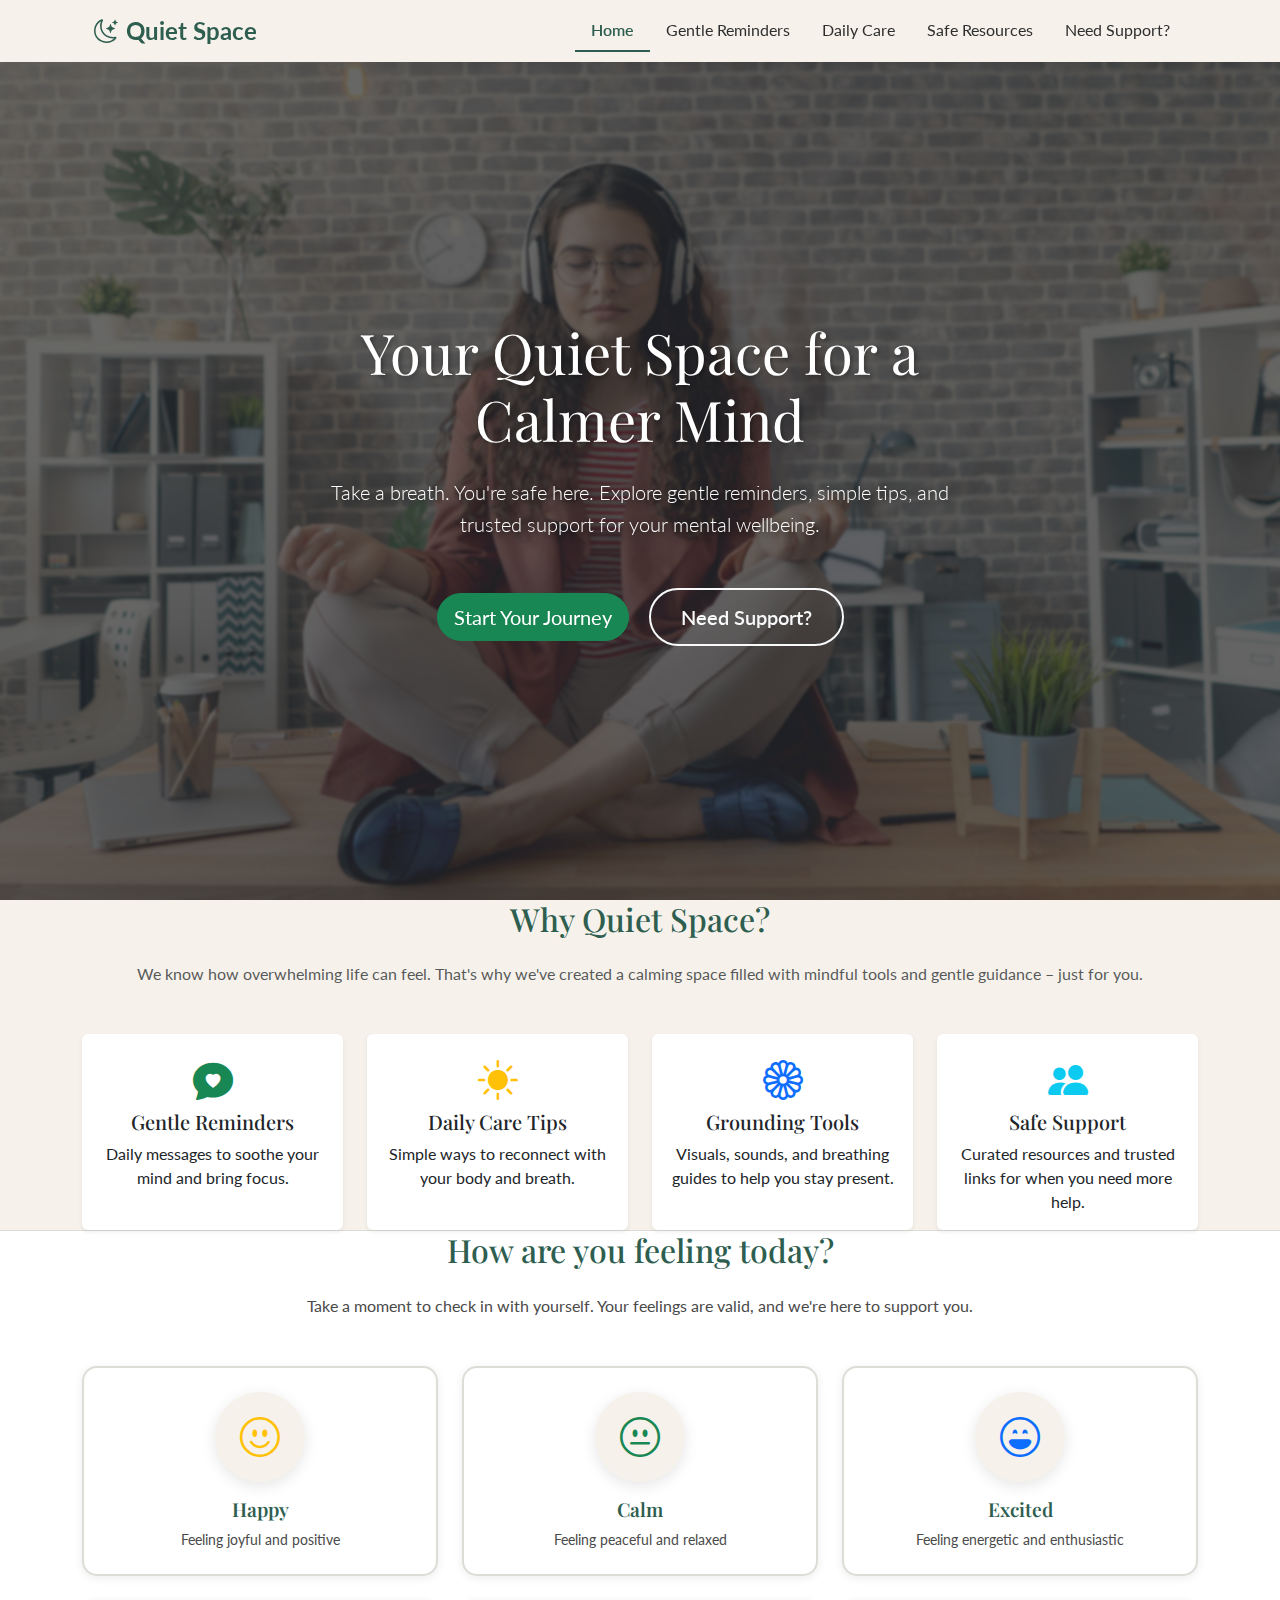
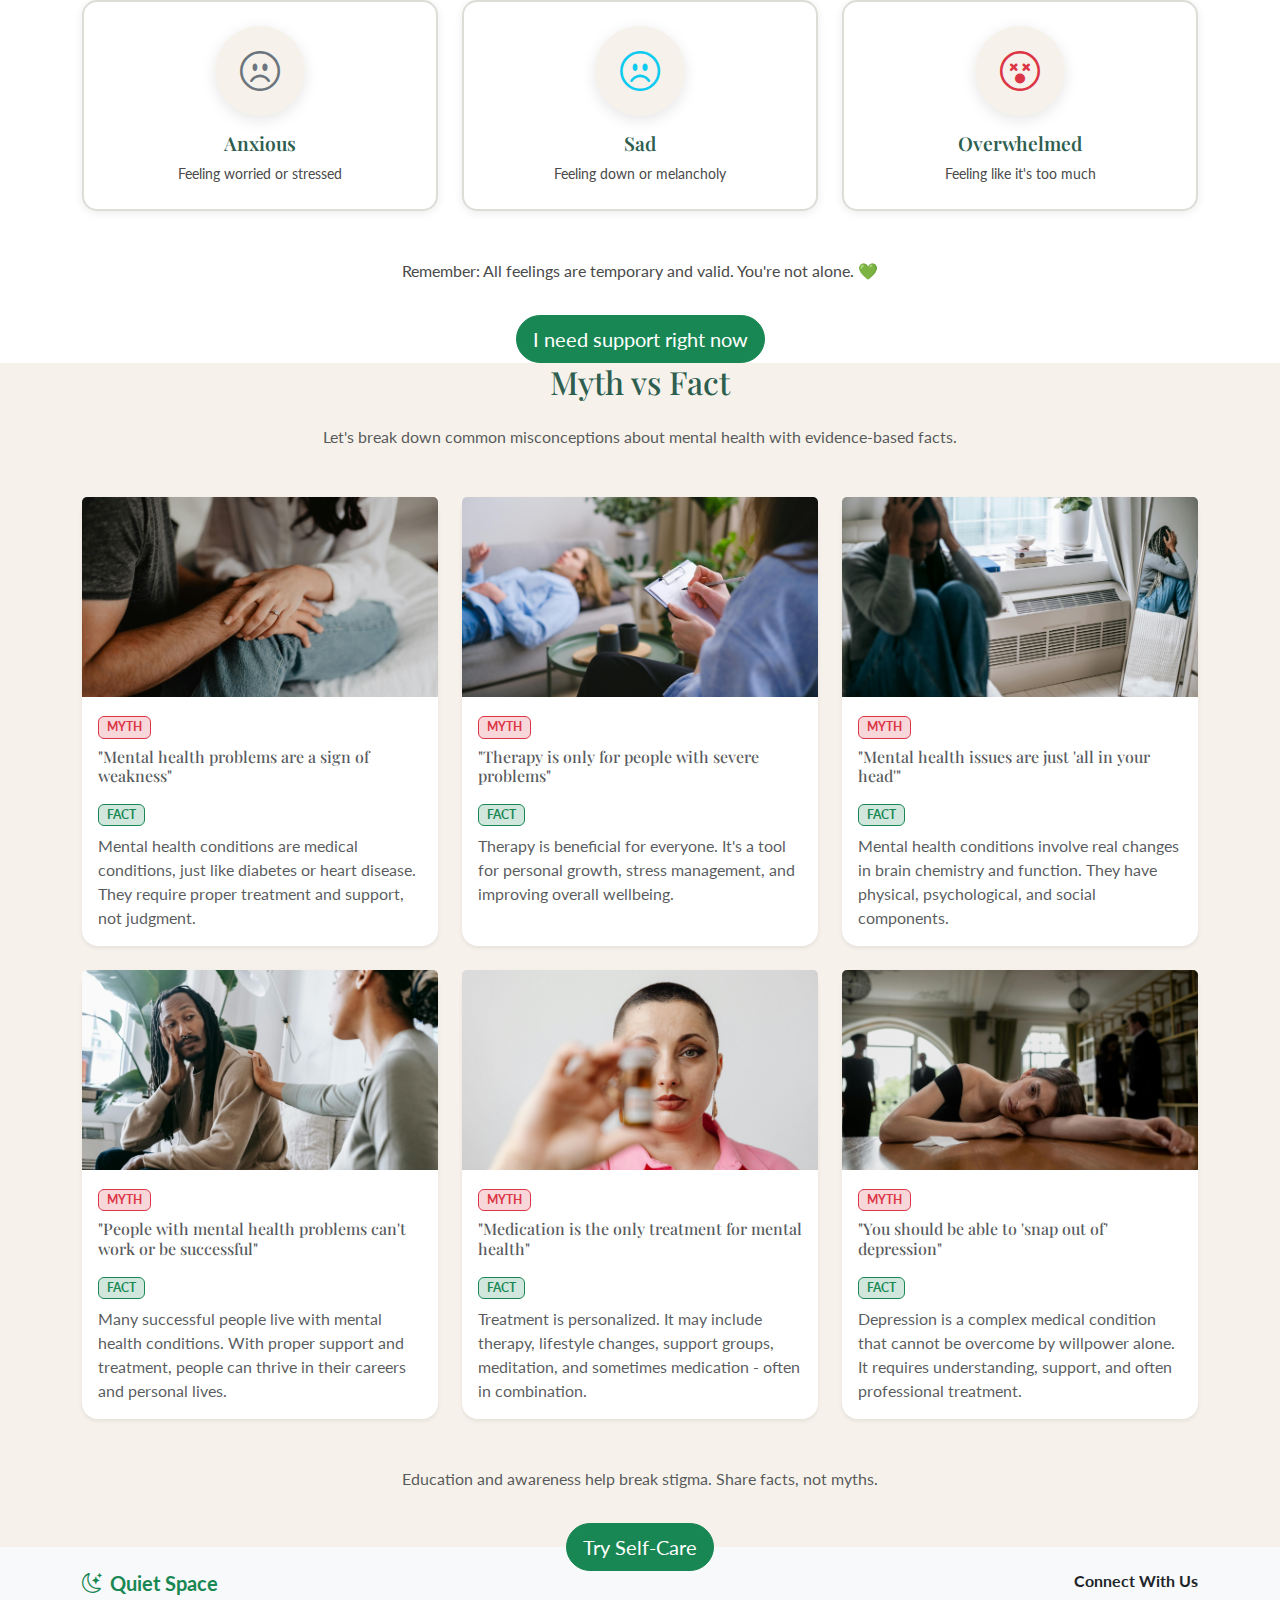
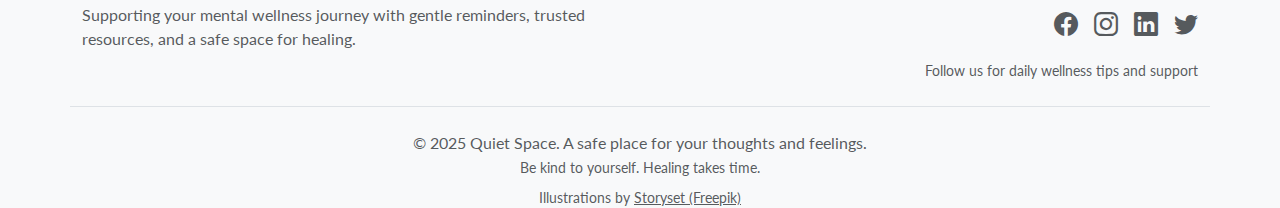
<file: index.html>
<!DOCTYPE html>
<html lang="en">
  <head>
    <meta charset="UTF-8" />
    <meta name="viewport" content="width=device-width, initial-scale=1.0" />
    <meta http-equiv="X-UA-Compatible" content="ie=edge" />
    <meta
      name="Description"
      content="Quiet Space - Your safe haven for mental health support, gentle reminders, and wellness resources. Find calm and healing in our supportive community."
    />
    <meta
      name="keywords"
      content="mental health, wellness, support, quiet space, mindfulness, therapy, self-care"
    />
    <meta name="author" content="Quiet Space" />
    <link
      rel="stylesheet"
      href="https://cdn.jsdelivr.net/npm/bootstrap-icons@1.10.5/font/bootstrap-icons.css"
    />

    <link
      rel="stylesheet"
      href="https://cdnjs.cloudflare.com/ajax/libs/twitter-bootstrap/5.1.0/css/bootstrap.min.css"
    />
    <link rel="stylesheet" href="assets/css/style.css" />
    <title>Quiet Space</title>
  </head>
  <body>
    <!-- Navigation Bar -->
    <header>
      <nav
        class="navbar navbar-expand-lg navbar-light fixed-top custom-navbar"
        aria-label="Main navigation"
      >
        <div class="container px-3 px-lg-4">
          <a
            class="navbar-brand fw-bold fs-4 d-flex align-items-center"
            href="#hero"
            aria-label="Quiet Space - Go to homepage"
          >
            <i class="bi bi-moon-stars me-2"></i>
            Quiet Space
          </a>
          <button
            class="navbar-toggler border-0 px-1"
            type="button"
            data-bs-toggle="collapse"
            data-bs-target="#navbarNav"
            aria-controls="navbarNav"
            aria-expanded="false"
            aria-label="Toggle navigation"
          >
            <i class="bi bi-list fs-3" style="color: var(--color-green)"></i>
          </button>
          <div
            class="collapse navbar-collapse justify-content-end"
            id="navbarNav"
          >
            <ul class="navbar-nav ms-auto" role="menubar">
              <li class="nav-item">
                <a
                  class="nav-link active px-3 py-2"
                  href="#hero"
                  role="menuitem"
                  aria-current="page"
                  >Home</a
                >
              </li>
              <li class="nav-item">
                <a
                  class="nav-link px-3 py-2"
                  href="reminders.html"
                  role="menuitem"
                  ><span class="d-lg-inline d-none">Gentle Reminders</span
                  ><span class="d-lg-none">Reminders</span></a
                >
              </li>
              <li class="nav-item">
                <a
                  class="nav-link px-3 py-2"
                  href="dailycare.html#daily-care-content"
                  role="menuitem"
                  ><span class="d-lg-inline d-none">Daily Care</span
                  ><span class="d-lg-none">Care</span></a
                >
              </li>
              <li class="nav-item">
                <a
                  class="nav-link px-3 py-2"
                  href="resources.html"
                  role="menuitem"
                  ><span class="d-lg-inline d-none">Safe Resources</span
                  ><span class="d-lg-none">Resources</span></a
                >
              </li>
              <li class="nav-item">
                <a
                  class="nav-link px-3 py-2"
                  href="resources.html#resources-content"
                  role="menuitem"
                  ><span class="d-lg-inline d-none">Need Support?</span
                  ><span class="d-lg-none">Support</span></a
                >
              </li>
            </ul>
          </div>
        </div>
      </nav>
    </header>

    <!-- Hero Section -->
    <main>
      <section
        id="hero"
        class="hero-section d-flex align-items-center justify-content-center text-center position-relative"
        aria-labelledby="hero-title"
      >
        <div
          class="hero-overlay position-absolute top-0 start-0 w-100 h-100"
          aria-hidden="true"
        ></div>
        <div class="container position-relative z-2">
          <div class="row justify-content-center">
            <div class="col-lg-8 col-md-10">
              <h1
                id="hero-title"
                class="hero-title display-4 display-md-3 display-lg-2 text-white mb-4"
              >
                Your Quiet Space for a Calmer Mind
              </h1>
              <p class="hero-subtitle lead fs-5 fs-md-4 mb-5 px-2 px-md-3">
                Take a breath. You're safe here. Explore gentle reminders,
                simple tips, and trusted support for your mental wellbeing.
              </p>
              <nav
                class="hero-actions d-grid d-md-block gap-2"
                aria-label="Main actions"
              >
                <a
                  href="#why-quiet-space"
                  class="btn btn-success btn-lg rounded-pill me-md-3 mb-2 mb-md-3"
                >
                  Start Your Journey
                </a>
                <a
                  href="resources.html#resources-content"
                  class="btn btn-outline-light btn-lg rounded-pill mb-2 mb-md-3"
                >
                  Need Support?
                </a>
              </nav>
            </div>
          </div>
        </div>
      </section>
      <!-- Why Quiet Space Section -->
      <section
        id="why-quiet-space"
        class="section-lg"
        aria-labelledby="why-quiet-space-title"
      >
        <div class="container text-center">
          <h2 id="why-quiet-space-title" class="mb-4">Why Quiet Space?</h2>
          <p class="mb-5 text-muted">
            We know how overwhelming life can feel. That's why we've created a
            calming space filled with mindful tools and gentle guidance – just
            for you.
          </p>
          <div class="row g-4">
            <article class="col-md-6 col-lg-3">
              <div class="card h-100 border-0 shadow-sm">
                <div class="card-body">
                  <i
                    class="bi bi-chat-heart-fill fs-1 text-success mb-3"
                    aria-hidden="true"
                  ></i>
                  <h3 class="card-title h5">Gentle Reminders</h3>
                  <p class="card-text">
                    Daily messages to soothe your mind and bring focus.
                  </p>
                </div>
              </div>
            </article>
            <article class="col-md-6 col-lg-3">
              <div class="card h-100 border-0 shadow-sm">
                <div class="card-body">
                  <i
                    class="bi bi-sun-fill fs-1 text-warning mb-3"
                    aria-hidden="true"
                  ></i>
                  <h3 class="card-title h5">Daily Care Tips</h3>
                  <p class="card-text">
                    Simple ways to reconnect with your body and breath.
                  </p>
                </div>
              </div>
            </article>
            <article class="col-md-6 col-lg-3">
              <div class="card h-100 border-0 shadow-sm">
                <div class="card-body">
                  <i
                    class="bi bi-flower1 fs-1 text-primary mb-3"
                    aria-hidden="true"
                  ></i>
                  <h3 class="card-title h5">Grounding Tools</h3>
                  <p class="card-text">
                    Visuals, sounds, and breathing guides to help you stay
                    present.
                  </p>
                </div>
              </div>
            </article>
            <article class="col-md-6 col-lg-3">
              <div class="card h-100 border-0 shadow-sm">
                <div class="card-body">
                  <i
                    class="bi bi-people-fill fs-1 text-info mb-3"
                    aria-hidden="true"
                  ></i>
                  <h3 class="card-title h5">Safe Support</h3>
                  <p class="card-text">
                    Curated resources and trusted links for when you need more
                    help.
                  </p>
                </div>
              </div>
            </article>
          </div>
        </div>
      </section>

      <!-- How Are You Feeling Section -->
      <section
        id="feelings-check"
        class="section-lg bg-white section-border-top"
        aria-labelledby="feelings-check-title"
      >
        <div class="container text-center">
          <h2 id="feelings-check-title" class="mb-4">
            How are you feeling today?
          </h2>
          <p class="mb-5 text-muted">
            Take a moment to check in with yourself. Your feelings are valid,
            and we're here to support you.
          </p>

          <!-- First Row -->
          <div class="row g-4 mb-4">
            <article class="col-md-4">
              <div
                class="card h-100 border-0 shadow-sm feeling-card"
                data-emotion="happy"
              >
                <div class="card-body text-center p-4">
                  <button
                    class="btn feeling-btn mb-3"
                    data-feeling="happy"
                    aria-label="Select happy emotion"
                  >
                    <i
                      class="bi bi-emoji-smile fs-1 text-warning"
                      aria-hidden="true"
                    ></i>
                  </button>
                  <h3 class="card-title h5">Happy</h3>
                  <p class="card-text text-muted">
                    Feeling joyful and positive
                  </p>
                </div>
              </div>
            </article>
            <article class="col-md-4">
              <div
                class="card h-100 border-0 shadow-sm feeling-card"
                data-emotion="calm"
              >
                <div class="card-body text-center p-4">
                  <button
                    class="btn feeling-btn mb-3"
                    data-feeling="calm"
                    aria-label="Select calm emotion"
                  >
                    <i
                      class="bi bi-emoji-neutral fs-1 text-success"
                      aria-hidden="true"
                    ></i>
                  </button>
                  <h3 class="card-title h5">Calm</h3>
                  <p class="card-text text-muted">
                    Feeling peaceful and relaxed
                  </p>
                </div>
              </div>
            </article>
            <article class="col-md-4">
              <div
                class="card h-100 border-0 shadow-sm feeling-card"
                data-emotion="excited"
              >
                <div class="card-body text-center p-4">
                  <button
                    class="btn feeling-btn mb-3"
                    data-feeling="excited"
                    aria-label="Select excited emotion"
                  >
                    <i
                      class="bi bi-emoji-laughing fs-1 text-primary"
                      aria-hidden="true"
                    ></i>
                  </button>
                  <h3 class="card-title h5">Excited</h3>
                  <p class="card-text text-muted">
                    Feeling energetic and enthusiastic
                  </p>
                </div>
              </div>
            </article>
          </div>

          <!-- Second Row -->
          <div class="row g-4">
            <article class="col-md-4">
              <div
                class="card h-100 border-0 shadow-sm feeling-card"
                data-emotion="anxious"
              >
                <div class="card-body text-center p-4">
                  <button
                    class="btn feeling-btn mb-3"
                    data-feeling="anxious"
                    aria-label="Select anxious emotion"
                  >
                    <i
                      class="bi bi-emoji-frown fs-1 text-secondary"
                      aria-hidden="true"
                    ></i>
                  </button>
                  <h3 class="card-title h5">Anxious</h3>
                  <p class="card-text text-muted">
                    Feeling worried or stressed
                  </p>
                </div>
              </div>
            </article>
            <article class="col-md-4">
              <div
                class="card h-100 border-0 shadow-sm feeling-card"
                data-emotion="sad"
              >
                <div class="card-body text-center p-4">
                  <button
                    class="btn feeling-btn mb-3"
                    data-feeling="sad"
                    aria-label="Select sad emotion"
                  >
                    <i
                      class="bi bi-emoji-frown fs-1 text-info"
                      aria-hidden="true"
                    ></i>
                  </button>
                  <h3 class="card-title h5">Sad</h3>
                  <p class="card-text text-muted">Feeling down or melancholy</p>
                </div>
              </div>
            </article>
            <article class="col-md-4">
              <div
                class="card h-100 border-0 shadow-sm feeling-card"
                data-emotion="overwhelmed"
              >
                <div class="card-body text-center p-4">
                  <button
                    class="btn feeling-btn mb-3"
                    data-feeling="overwhelmed"
                    aria-label="Select overwhelmed emotion"
                  >
                    <i
                      class="bi bi-emoji-dizzy fs-1 text-danger"
                      aria-hidden="true"
                    ></i>
                  </button>
                  <h3 class="card-title h5">Overwhelmed</h3>
                  <p class="card-text text-muted">Feeling like it's too much</p>
                </div>
              </div>
            </article>
          </div>

          <div class="mt-5">
            <p class="text-muted mb-3">
              Remember: All feelings are temporary and valid. You're not alone.
              💚
            </p>
            <a
              href="resources.html#resources-content"
              class="btn btn-success btn-lg rounded-pill mt-3"
              >I need support right now</a
            >
          </div>
        </div>
      </section>

      <!-- Myth vs Fact Section -->
      <section
        id="myth-vs-fact"
        class="section-lg"
        aria-labelledby="myth-vs-fact-title"
      >
        <div class="container">
          <header class="text-center mb-5">
            <h2 id="myth-vs-fact-title" class="mb-4">Myth vs Fact</h2>
            <p class="mb-5 text-muted">
              Let's break down common misconceptions about mental health with
              evidence-based facts.
            </p>
          </header>

          <div class="row g-4">
            <!-- Myth Card 1 -->
            <article class="col-md-6 col-lg-4">
              <div class="card h-100 border-0 shadow-sm rounded-4">
                <img
                  src="assets/images/myth1.jpg"
                  class="card-img-top"
                  style="height: 200px; object-fit: cover"
                  alt="Two people holding hands, symbolizing support"
                />
                <div class="card-body">
                  <div class="mb-3">
                    <span
                      class="badge bg-danger-subtle text-danger border border-danger mb-2"
                      >MYTH</span
                    >
                    <h3 class="card-title text-muted h6">
                      "Mental health problems are a sign of weakness"
                    </h3>
                  </div>
                  <div>
                    <span
                      class="badge bg-success-subtle text-success border border-success mb-2"
                      >FACT</span
                    >
                    <p class="card-text text-muted mb-0">
                      Mental health conditions are medical conditions, just like
                      diabetes or heart disease. They require proper treatment
                      and support, not judgment.
                    </p>
                  </div>
                </div>
              </div>
            </article>

            <!-- Myth Card 2 -->
            <article class="col-md-6 col-lg-4">
              <div class="card h-100 border-0 shadow-sm rounded-4">
                <img
                  src="assets/images/myth2.jpg"
                  class="card-img-top"
                  style="height: 200px; object-fit: cover"
                  alt="Illustration of a therapist talking to a person on the couch, representing a therapy session"
                />
                <div class="card-body">
                  <div class="mb-3">
                    <span
                      class="badge bg-danger-subtle text-danger border border-danger mb-2"
                      >MYTH</span
                    >
                    <h3 class="card-title text-muted h6">
                      "Therapy is only for people with severe problems"
                    </h3>
                  </div>
                  <div>
                    <span
                      class="badge bg-success-subtle text-success border border-success mb-2"
                      >FACT</span
                    >
                    <p class="card-text text-muted mb-0">
                      Therapy is beneficial for everyone. It's a tool for
                      personal growth, stress management, and improving overall
                      wellbeing.
                    </p>
                  </div>
                </div>
              </div>
            </article>

            <!-- Myth Card 3 -->
            <article class="col-md-6 col-lg-4">
              <div class="card h-100 border-0 shadow-sm rounded-4">
                <img
                  src="assets/images/myth3.jpg"
                  class="card-img-top"
                  style="height: 200px; object-fit: cover"
                  alt="A woman holding her head, symbolizing mental distress"
                />
                <div class="card-body">
                  <div class="mb-3">
                    <span
                      class="badge bg-danger-subtle text-danger border border-danger mb-2"
                      >MYTH</span
                    >
                    <h3 class="card-title text-muted h6">
                      "Mental health issues are just 'all in your head'"
                    </h3>
                  </div>
                  <div>
                    <span
                      class="badge bg-success-subtle text-success border border-success mb-2"
                      >FACT</span
                    >
                    <p class="card-text text-muted mb-0">
                      Mental health conditions involve real changes in brain
                      chemistry and function. They have physical, psychological,
                      and social components.
                    </p>
                  </div>
                </div>
              </div>
            </article>

            <!-- Myth Card 4 -->
            <article class="col-md-6 col-lg-4">
              <div class="card h-100 border-0 shadow-sm rounded-4">
                <img
                  src="assets/images/myth4.jpg"
                  class="card-img-top"
                  style="height: 200px; object-fit: cover"
                  alt="Two people supporting each other"
                />
                <div class="card-body">
                  <div class="mb-3">
                    <span
                      class="badge bg-danger-subtle text-danger border border-danger mb-2"
                      >MYTH</span
                    >
                    <h3 class="card-title text-muted h6">
                      "People with mental health problems can't work or be
                      successful"
                    </h3>
                  </div>
                  <div>
                    <span
                      class="badge bg-success-subtle text-success border border-success mb-2"
                      >FACT</span
                    >
                    <p class="card-text text-muted mb-0">
                      Many successful people live with mental health conditions.
                      With proper support and treatment, people can thrive in
                      their careers and personal lives.
                    </p>
                  </div>
                </div>
              </div>
            </article>

            <!-- Myth Card 5 -->
            <article class="col-md-6 col-lg-4">
              <div class="card h-100 border-0 shadow-sm rounded-4">
                <img
                  src="assets/images/myth5.jpg"
                  class="card-img-top"
                  style="height: 200px; object-fit: cover"
                  alt="A woman holds a pill bottle"
                />
                <div class="card-body">
                  <div class="mb-3">
                    <span
                      class="badge bg-danger-subtle text-danger border border-danger mb-2"
                      >MYTH</span
                    >
                    <h3 class="card-title text-muted h6">
                      "Medication is the only treatment for mental health"
                    </h3>
                  </div>
                  <div>
                    <span
                      class="badge bg-success-subtle text-success border border-success mb-2"
                      >FACT</span
                    >
                    <p class="card-text text-muted mb-0">
                      Treatment is personalized. It may include therapy,
                      lifestyle changes, support groups, meditation, and
                      sometimes medication - often in combination.
                    </p>
                  </div>
                </div>
              </div>
            </article>

            <!-- Myth Card 6 -->
            <article class="col-md-6 col-lg-4">
              <div class="card h-100 border-0 shadow-sm rounded-4">
                <img
                  src="assets/images/myth6.jpg"
                  class="card-img-top"
                  style="height: 200px; object-fit: cover"
                  alt="A woman sitting at a table, hunched over, looking sad and alone among others."
                />
                <div class="card-body">
                  <div class="mb-3">
                    <span
                      class="badge bg-danger-subtle text-danger border border-danger mb-2"
                      >MYTH</span
                    >
                    <h3 class="card-title text-muted h6">
                      "You should be able to 'snap out of' depression"
                    </h3>
                  </div>
                  <div>
                    <span
                      class="badge bg-success-subtle text-success border border-success mb-2"
                      >FACT</span
                    >
                    <p class="card-text text-muted mb-0">
                      Depression is a complex medical condition that cannot be
                      overcome by willpower alone. It requires understanding,
                      support, and often professional treatment.
                    </p>
                  </div>
                </div>
              </div>
            </article>
          </div>

          <div class="text-center mt-5">
            <p class="text-muted mb-3">
              Education and awareness help break stigma. Share facts, not myths.
            </p>
            <a
              href="dailycare.html#daily-care-content"
              class="btn btn-success btn-lg rounded-pill mt-3"
            >
              Try Self-Care
            </a>
          </div>
        </div>
      </section>
    </main>

    <!-- Footer -->
    <footer class="bg-light section section-border-top">
      <div class="container">
        <div class="row g-4">
          <!-- Logo and Description Column -->
          <div class="col-md-6 text-center text-md-start">
            <div class="mb-3">
              <div
                class="fw-bold text-success d-flex align-items-center justify-content-center justify-content-md-start h5"
              >
                <i class="bi bi-moon-stars me-2"></i>
                Quiet Space
              </div>
              <p class="text-muted mb-0">
                Supporting your mental wellness journey with gentle reminders,
                trusted resources, and a safe space for healing.
              </p>
            </div>
          </div>

          <!-- Social Media Column -->
          <div class="col-md-6 text-center text-md-end">
            <div class="fw-bold text-dark mb-3 h6">Connect With Us</div>
            <nav
              class="d-flex justify-content-center justify-content-md-end gap-3"
              aria-label="Social media links"
            >
              <a
                href="#"
                class="text-muted fs-4"
                aria-label="Follow us on Facebook"
              >
                <i class="bi bi-facebook" aria-hidden="true"></i>
              </a>
              <a
                href="#"
                class="text-muted fs-4"
                aria-label="Follow us on Instagram"
              >
                <i class="bi bi-instagram" aria-hidden="true"></i>
              </a>
              <a
                href="#"
                class="text-muted fs-4"
                aria-label="Follow us on LinkedIn"
              >
                <i class="bi bi-linkedin" aria-hidden="true"></i>
              </a>
              <a
                href="#"
                class="text-muted fs-4"
                aria-label="Follow us on Twitter"
              >
                <i class="bi bi-twitter" aria-hidden="true"></i>
              </a>
            </nav>
            <div class="mt-3">
              <small class="text-muted">
                Follow us for daily wellness tips and support
              </small>
            </div>
          </div>
        </div>

        <!-- Copyright Section -->
        <div class="row mt-4 pt-4 border-top">
          <div class="col-12 text-center">
            <p class="text-muted mb-0">
              &copy; 2025 Quiet Space. A safe place for your thoughts and
              feelings.
            </p>
            <small class="text-muted">
              Be kind to yourself. Healing takes time.
            </small>
            <br />
            <small class="text-muted mt-2 d-block">
              Illustrations by
              <a
                href="https://storyset.com/"
                target="_blank"
                rel="noopener noreferrer"
                class="text-muted"
                >Storyset (Freepik)</a
              >
            </small>
          </div>
        </div>
      </div>
    </footer>

    <script src="https://cdnjs.cloudflare.com/ajax/libs/popper.js/2.9.2/umd/popper.min.js"></script>
    <script src="https://cdnjs.cloudflare.com/ajax/libs/twitter-bootstrap/5.1.0/js/bootstrap.min.js"></script>

    <!-- Auto-collapse mobile navbar on internal link clicks -->
    <script>
      document.addEventListener("DOMContentLoaded", function () {
        const navbarCollapse = document.querySelector(".navbar-collapse");
        const internalLinks = document.querySelectorAll(
          '.navbar-nav a[href^="#"]'
        );

        internalLinks.forEach((link) => {
          link.addEventListener("click", function () {
            if (navbarCollapse && navbarCollapse.classList.contains("show")) {
              const bsCollapse = new bootstrap.Collapse(navbarCollapse, {
                toggle: false,
              });
              bsCollapse.hide();
            }
          });
        });
      });
    </script>
  </body>
</html>
</file>
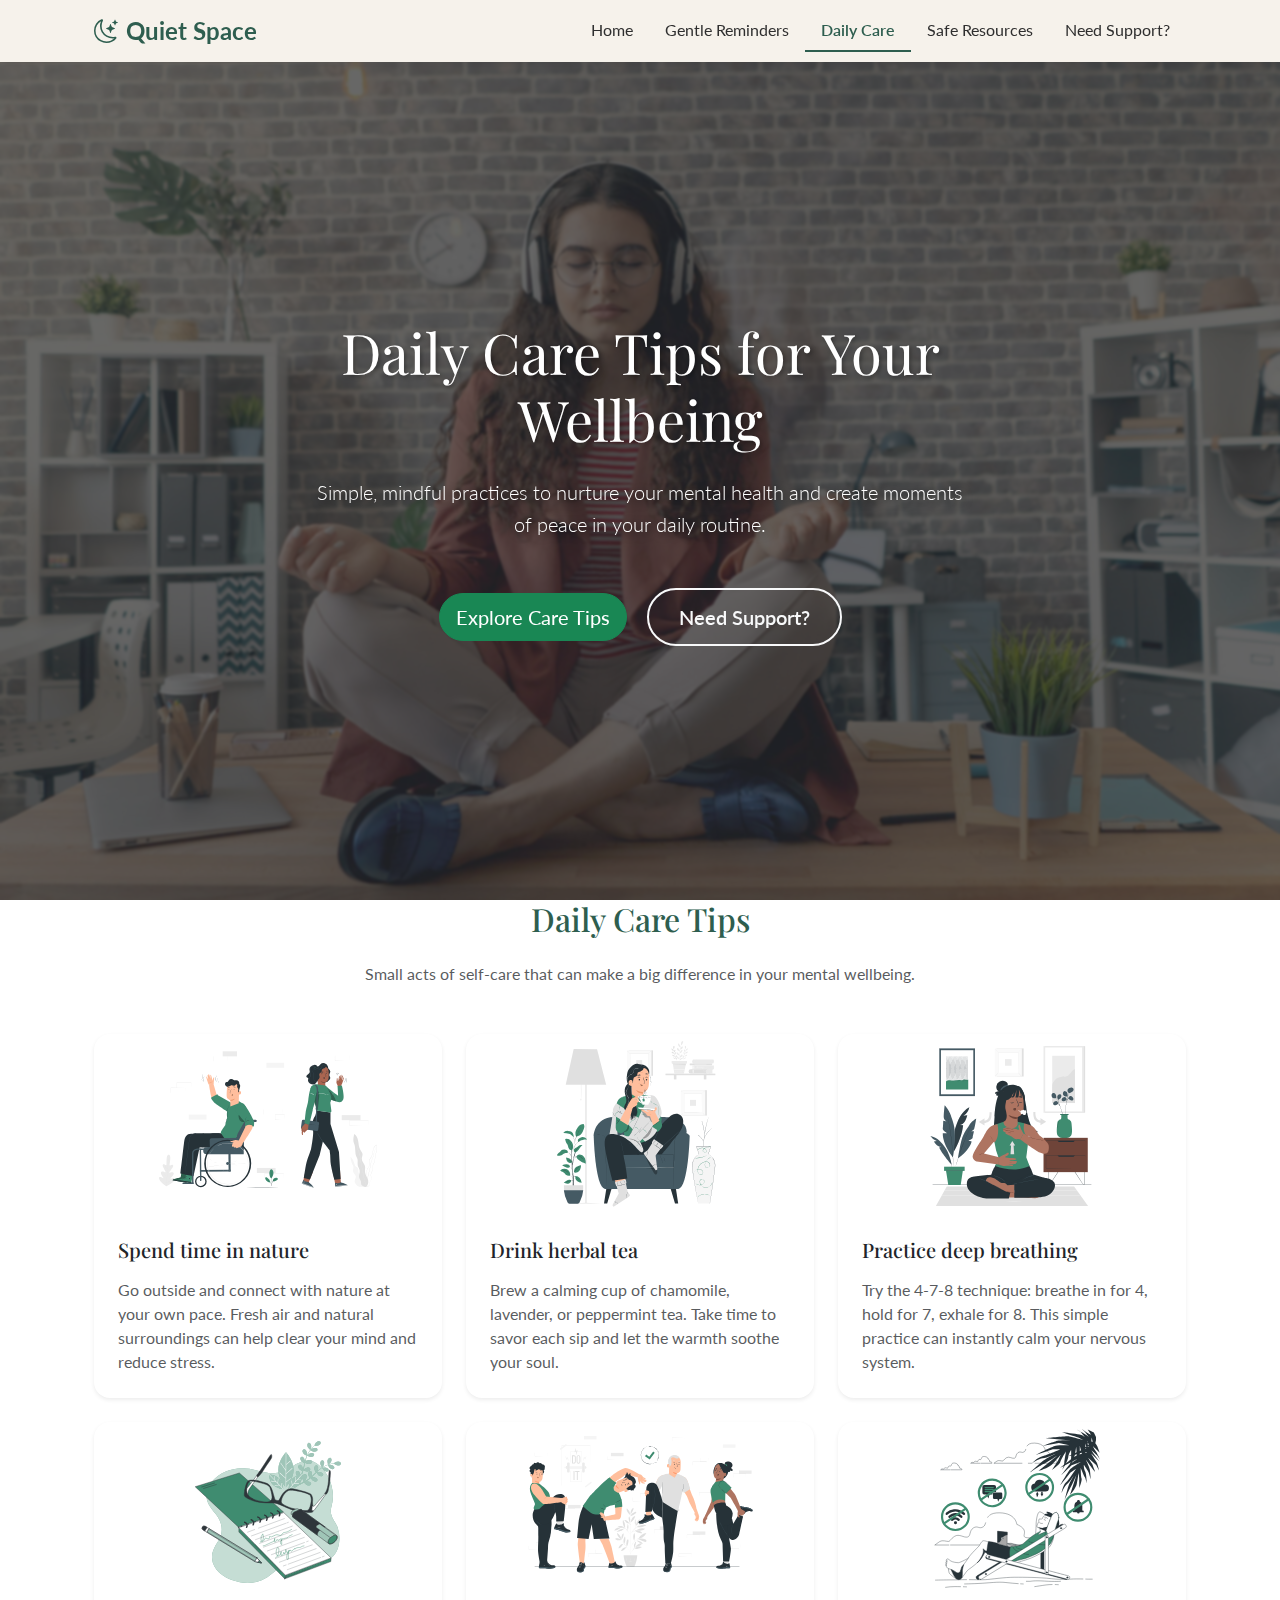
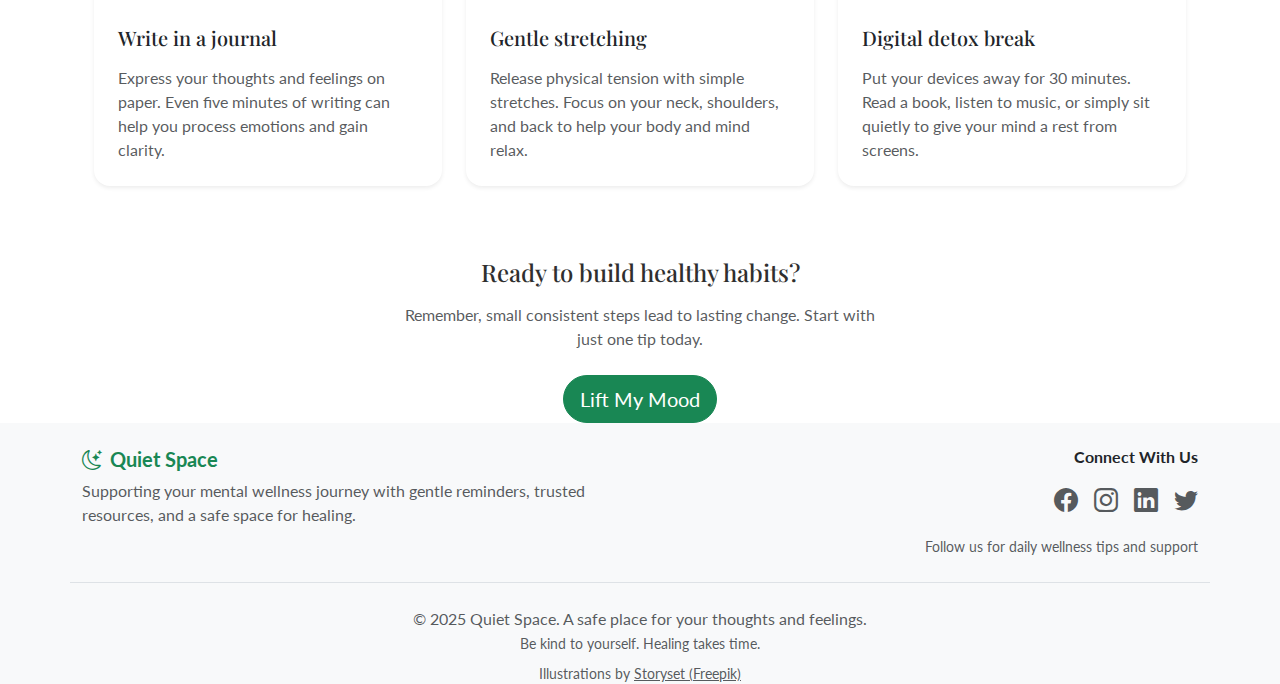
<file: dailycare.html>
<!DOCTYPE html>
<html lang="en">
  <head>
    <meta charset="UTF-8" />
    <meta name="viewport" content="width=device-width, initial-scale=1.0" />
    <meta http-equiv="X-UA-Compatible" content="ie=edge" />
    <meta
      name="Description"
      content="Quiet Space - Your safe haven for mental health support, gentle reminders, and wellness resources. Find calm and healing in our supportive community."
    />
    <meta
      name="keywords"
      content="mental health, wellness, support, quiet space, mindfulness, therapy, self-care"
    />
    <meta name="author" content="Quiet Space" />
    <link
      rel="stylesheet"
      href="https://cdn.jsdelivr.net/npm/bootstrap-icons@1.10.5/font/bootstrap-icons.css"
    />
    <link
      rel="stylesheet"
      href="https://cdnjs.cloudflare.com/ajax/libs/twitter-bootstrap/5.1.0/css/bootstrap.min.css"
    />
    <link rel="stylesheet" href="assets/css/style.css" />
    <title>Daily Care Tips - Quiet Space</title>
  </head>
  <body>
    <!-- Navigation Bar -->
    <header>
      <nav
        class="navbar navbar-expand-lg navbar-light fixed-top custom-navbar"
        aria-label="Main navigation"
      >
        <div class="container px-3 px-lg-4">
          <a
            class="navbar-brand fw-bold fs-4 d-flex align-items-center"
            href="index.html#hero"
            aria-label="Quiet Space - Go to homepage"
          >
            <i class="bi bi-moon-stars me-2"></i>
            Quiet Space
          </a>
          <button
            class="navbar-toggler border-0 px-1"
            type="button"
            data-bs-toggle="collapse"
            data-bs-target="#navbarNav"
            aria-controls="navbarNav"
            aria-expanded="false"
            aria-label="Toggle navigation"
          >
            <i class="bi bi-list fs-3" style="color: var(--color-green)"></i>
          </button>
          <div
            class="collapse navbar-collapse justify-content-end"
            id="navbarNav"
          >
            <ul class="navbar-nav ms-auto" role="menubar">
              <li class="nav-item">
                <a
                  class="nav-link px-3 py-2"
                  href="index.html#hero"
                  role="menuitem"
                  >Home</a
                >
              </li>
              <li class="nav-item">
                <a
                  class="nav-link px-3 py-2"
                  href="reminders.html"
                  role="menuitem"
                  ><span class="d-lg-inline d-none">Gentle Reminders</span
                  ><span class="d-lg-none">Reminders</span></a
                >
              </li>
              <li class="nav-item">
                <a
                  class="nav-link active px-3 py-2"
                  href="dailycare.html"
                  role="menuitem"
                  aria-current="page"
                  >Daily Care</a
                >
              </li>
              <li class="nav-item">
                <a
                  class="nav-link px-3 py-2"
                  href="resources.html"
                  role="menuitem"
                  ><span class="d-lg-inline d-none">Safe Resources</span
                  ><span class="d-lg-none">Resources</span></a
                >
              </li>
              <li class="nav-item">
                <a
                  class="nav-link px-3 py-2"
                  href="resources.html#resources-content"
                  role="menuitem"
                  ><span class="d-lg-inline d-none">Need Support?</span
                  ><span class="d-lg-none">Support</span></a
                >
              </li>
            </ul>
          </div>
        </div>
      </nav>
    </header>

    <!-- Hero Section -->
    <main>
      <section
        id="hero"
        class="hero-section d-flex align-items-center justify-content-center text-center position-relative"
        aria-labelledby="hero-title"
      >
        <div
          class="hero-overlay position-absolute top-0 start-0 w-100 h-100"
          aria-hidden="true"
        ></div>
        <div class="container position-relative z-2">
          <div class="row justify-content-center">
            <div class="col-lg-8 col-md-10">
              <h1
                id="hero-title"
                class="hero-title display-4 display-md-3 display-lg-2 text-white mb-4"
              >
                Daily Care Tips for Your Wellbeing
              </h1>
              <p class="hero-subtitle lead fs-5 fs-md-4 mb-5 px-2 px-md-3">
                Simple, mindful practices to nurture your mental health and
                create moments of peace in your daily routine.
              </p>
              <nav
                class="hero-actions d-grid d-md-block gap-2"
                aria-label="Main actions"
              >
                <a
                  href="#daily-care-content"
                  class="btn btn-success btn-lg rounded-pill me-md-3 mb-2 mb-md-3"
                >
                  Explore Care Tips
                </a>
                <a
                  href="resources.html#resources-content"
                  class="btn btn-outline-light btn-lg rounded-pill mb-2 mb-md-3"
                >
                  Need Support?
                </a>
              </nav>
            </div>
          </div>
        </div>
      </section>

      <!-- Daily Care Tips Content -->
      <section id="daily-care-content" class="section-lg bg-white">
        <div class="container px-3 px-md-4">
          <div class="text-center mb-5">
            <h2 class="mb-4">Daily Care Tips</h2>
            <p class="text-muted mb-4">
              Small acts of self-care that can make a big difference in your
              mental wellbeing.
            </p>
          </div>

          <!-- Cards Grid -->
          <div class="row g-3 g-sm-4 justify-content-center">
            <!-- Card 1 -->
            <div class="col-12 col-sm-6 col-lg-4 d-flex">
              <div class="card w-100 border-0 shadow-sm rounded-4">
                <img
                  src="assets/images/tips.1.svg"
                  class="card-img-top rounded-top-4 img-fluid mx-auto d-block"
                  style="width: 70%; max-height: 180px"
                  alt="Illustration of a person in a wheelchair and another person walking, waving at each other."
                />
                <div class="card-body p-3 p-md-4 d-flex flex-column">
                  <h3 class="card-title h5 mb-3 mt-auto">
                    Spend time in nature
                  </h3>
                  <p class="card-text text-muted">
                    Go outside and connect with nature at your own pace. Fresh
                    air and natural surroundings can help clear your mind and
                    reduce stress.
                  </p>
                </div>
              </div>
            </div>

            <!-- Card 2 -->
            <div class="col-12 col-sm-6 col-lg-4 d-flex">
              <div class="card w-100 border-0 shadow-sm rounded-4">
                <img
                  src="assets/images/tips.2.svg"
                  class="card-img-top rounded-top-4 img-fluid mx-auto d-block"
                  style="width: 70%; max-height: 180px"
                  alt="A woman is sipping herbal tea"
                />
                <div class="card-body p-3 p-md-4 d-flex flex-column">
                  <h3 class="card-title h5 mb-3 mt-auto">Drink herbal tea</h3>
                  <p class="card-text text-muted">
                    Brew a calming cup of chamomile, lavender, or peppermint
                    tea. Take time to savor each sip and let the warmth soothe
                    your soul.
                  </p>
                </div>
              </div>
            </div>

            <!-- Card 3 -->
            <div class="col-12 col-sm-6 col-lg-4 d-flex">
              <div class="card w-100 border-0 shadow-sm rounded-4">
                <img
                  src="assets/images/tips.3.svg"
                  class="card-img-top rounded-top-4 img-fluid mx-auto d-block"
                  style="width: 70%; max-height: 180px"
                  alt="Person meditating in peaceful setting"
                />
                <div class="card-body p-3 p-md-4 d-flex flex-column">
                  <h3 class="card-title h5 mb-3 mt-auto">
                    Practice deep breathing
                  </h3>
                  <p class="card-text text-muted">
                    Try the 4-7-8 technique: breathe in for 4, hold for 7,
                    exhale for 8. This simple practice can instantly calm your
                    nervous system.
                  </p>
                </div>
              </div>
            </div>

            <!-- Card 4 -->
            <div class="col-12 col-sm-6 col-lg-4 d-flex">
              <div class="card w-100 border-0 shadow-sm rounded-4">
                <img
                  src="assets/images/tips.4.svg"
                  class="card-img-top rounded-top-4 img-fluid mx-auto d-block"
                  style="width: 70%; max-height: 180px"
                  alt="Open journal with pen"
                />
                <div class="card-body p-3 p-md-4 d-flex flex-column">
                  <h3 class="card-title h5 mb-3 mt-auto">Write in a journal</h3>
                  <p class="card-text text-muted">
                    Express your thoughts and feelings on paper. Even five
                    minutes of writing can help you process emotions and gain
                    clarity.
                  </p>
                </div>
              </div>
            </div>

            <!-- Card 5 -->
            <div class="col-12 col-sm-6 col-lg-4 d-flex">
              <div class="card w-100 border-0 shadow-sm rounded-4">
                <img
                  src="assets/images/tips.5.svg"
                  class="card-img-top rounded-top-4 img-fluid mx-auto d-block"
                  style="width: 70%; max-height: 180px"
                  alt="A group of four people practicing light stretching exercises."
                />
                <div class="card-body p-3 p-md-4 d-flex flex-column">
                  <h3 class="card-title h5 mb-3 mt-auto">Gentle stretching</h3>
                  <p class="card-text text-muted">
                    Release physical tension with simple stretches. Focus on
                    your neck, shoulders, and back to help your body and mind
                    relax.
                  </p>
                </div>
              </div>
            </div>

            <!-- Card 6 -->
            <div class="col-12 col-sm-6 col-lg-4 d-flex">
              <div class="card w-100 border-0 shadow-sm rounded-4">
                <img
                  src="assets/images/tips.6.svg"
                  class="card-img-top rounded-top-4 img-fluid mx-auto d-block"
                  style="width: 70%; max-height: 180px"
                  alt="Person lying on a lounger with a laptop in offline mode."
                />
                <div class="card-body p-3 p-md-4 d-flex flex-column">
                  <h3 class="card-title h5 mb-3 mt-auto">
                    Digital detox break
                  </h3>
                  <p class="card-text text-muted">
                    Put your devices away for 30 minutes. Read a book, listen to
                    music, or simply sit quietly to give your mind a rest from
                    screens.
                  </p>
                </div>
              </div>
            </div>
          </div>

          <!-- Call-to-action section -->
          <div class="text-center mt-5">
            <div class="row justify-content-center">
              <div class="col-lg-8 col-xl-6">
                <div class="p-3 p-md-4 rounded-4">
                  <h3 class="h4 mb-3">Ready to build healthy habits?</h3>
                  <p class="text-muted mb-4">
                    Remember, small consistent steps lead to lasting change.
                    Start with just one tip today.
                  </p>
                  <a
                    href="reminders.html#reminders-content"
                    class="btn btn-success btn-lg rounded-pill"
                  >
                    Lift My Mood
                  </a>
                </div>
              </div>
            </div>
          </div>
        </div>
      </section>
    </main>

    <!-- Footer -->
    <footer class="bg-light section section-border-top">
      <div class="container">
        <div class="row g-4">
          <!-- Logo and Description Column -->
          <div class="col-md-6 text-center text-md-start">
            <div class="mb-3">
              <div
                class="fw-bold text-success d-flex align-items-center justify-content-center justify-content-md-start h5"
              >
                <i class="bi bi-moon-stars me-2"></i>
                Quiet Space
              </div>
              <p class="text-muted mb-0">
                Supporting your mental wellness journey with gentle reminders,
                trusted resources, and a safe space for healing.
              </p>
            </div>
          </div>

          <!-- Social Media Column -->
          <div class="col-md-6 text-center text-md-end">
            <div class="fw-bold text-dark mb-3 h6">Connect With Us</div>
            <nav
              class="d-flex justify-content-center justify-content-md-end gap-3"
              aria-label="Social media links"
            >
              <a
                href="#"
                class="text-muted fs-4"
                aria-label="Follow us on Facebook"
              >
                <i class="bi bi-facebook" aria-hidden="true"></i>
              </a>
              <a
                href="#"
                class="text-muted fs-4"
                aria-label="Follow us on Instagram"
              >
                <i class="bi bi-instagram" aria-hidden="true"></i>
              </a>
              <a
                href="#"
                class="text-muted fs-4"
                aria-label="Follow us on LinkedIn"
              >
                <i class="bi bi-linkedin" aria-hidden="true"></i>
              </a>
              <a
                href="#"
                class="text-muted fs-4"
                aria-label="Follow us on Twitter"
              >
                <i class="bi bi-twitter" aria-hidden="true"></i>
              </a>
            </nav>
            <div class="mt-3">
              <small class="text-muted">
                Follow us for daily wellness tips and support
              </small>
            </div>
          </div>
        </div>

        <!-- Copyright Section -->
        <div class="row mt-4 pt-4 border-top">
          <div class="col-12 text-center">
            <p class="text-muted mb-0">
              &copy; 2025 Quiet Space. A safe place for your thoughts and
              feelings.
            </p>
            <small class="text-muted">
              Be kind to yourself. Healing takes time.
            </small>
            <br />
            <small class="text-muted mt-2 d-block">
              Illustrations by
              <a
                href="https://storyset.com/"
                target="_blank"
                rel="noopener noreferrer"
                class="text-muted"
                >Storyset (Freepik)</a
              >
            </small>
          </div>
        </div>
      </div>
    </footer>

    <script src="https://cdnjs.cloudflare.com/ajax/libs/popper.js/2.9.2/umd/popper.min.js"></script>
    <script src="https://cdnjs.cloudflare.com/ajax/libs/twitter-bootstrap/5.1.0/js/bootstrap.min.js"></script>

    <!-- Auto-collapse mobile navbar on internal link clicks -->
    <script>
      document.addEventListener("DOMContentLoaded", function () {
        const navbarCollapse = document.querySelector(".navbar-collapse");
        const internalLinks = document.querySelectorAll(
          '.navbar-nav a[href^="#"]'
        );

        internalLinks.forEach((link) => {
          link.addEventListener("click", function () {
            if (navbarCollapse && navbarCollapse.classList.contains("show")) {
              const bsCollapse = new bootstrap.Collapse(navbarCollapse, {
                toggle: false,
              });
              bsCollapse.hide();
            }
          });
        });
      });
    </script>
  </body>
</html>
</file>
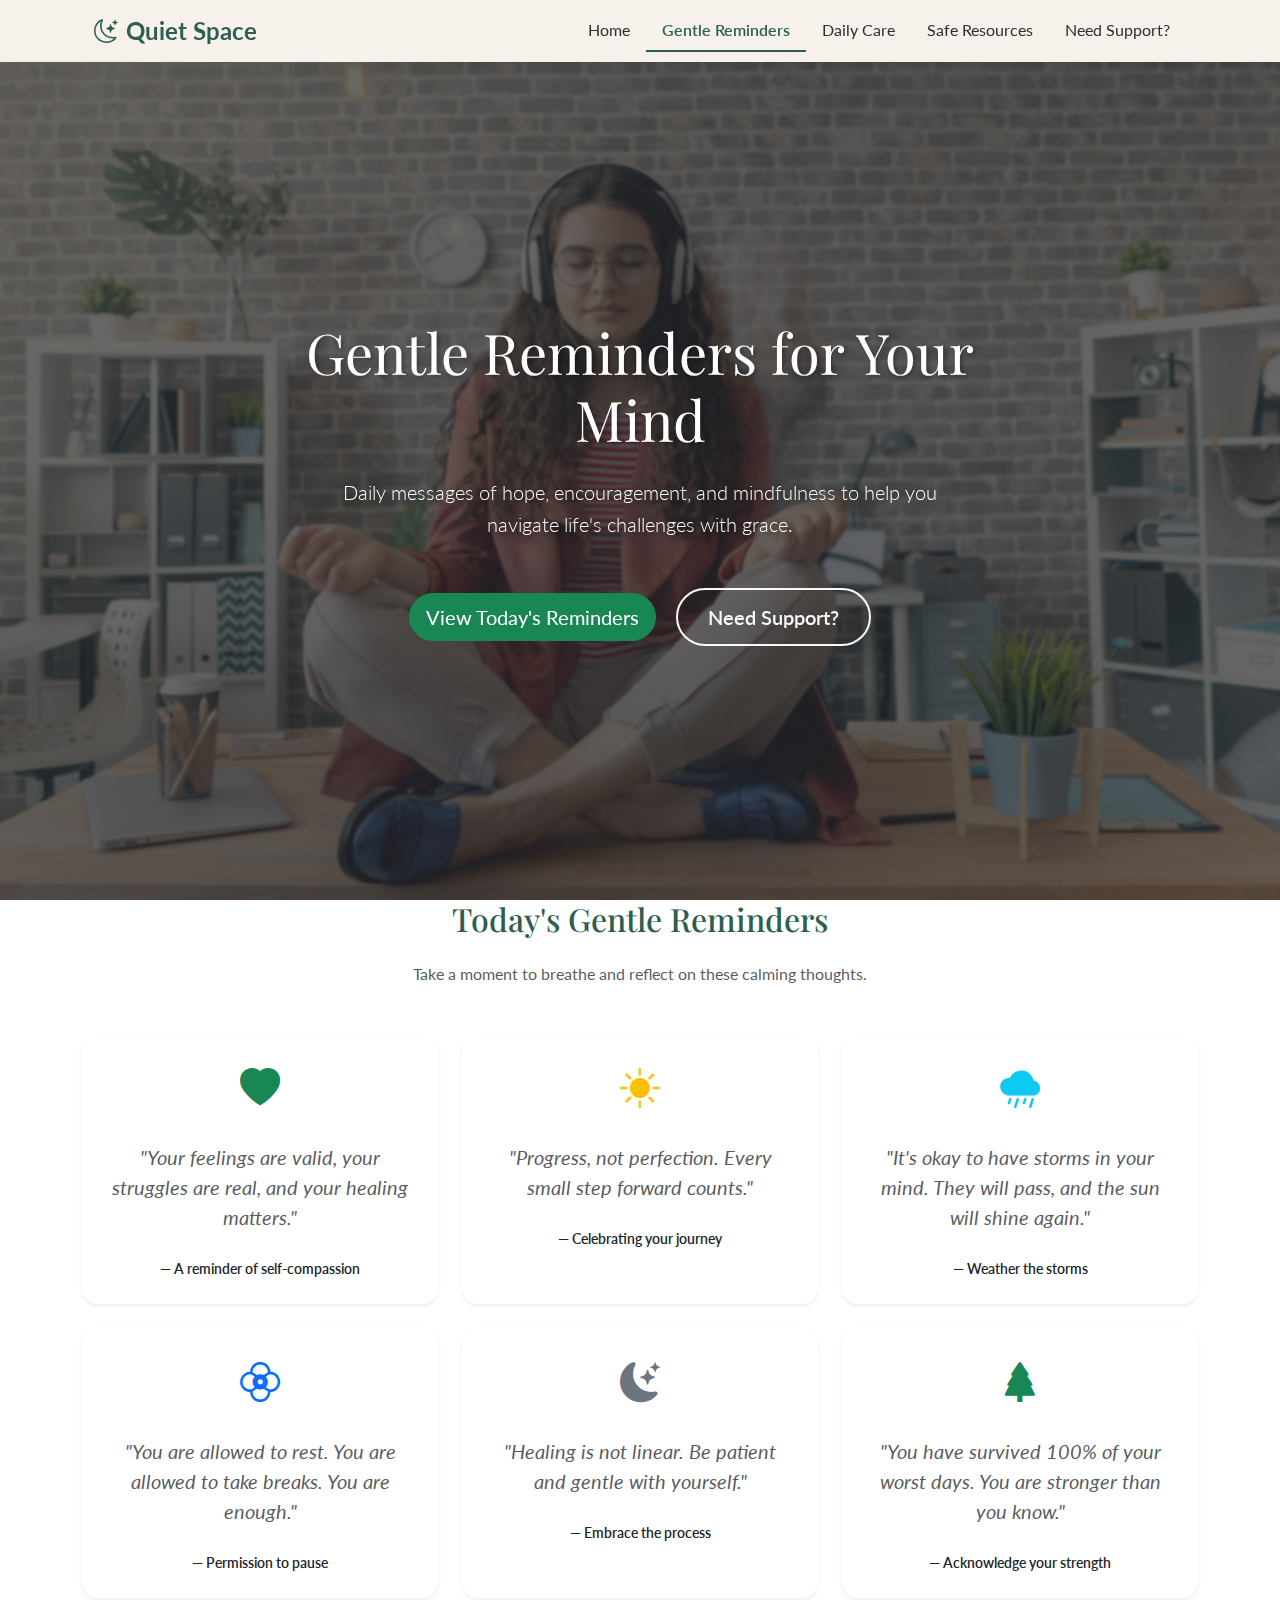
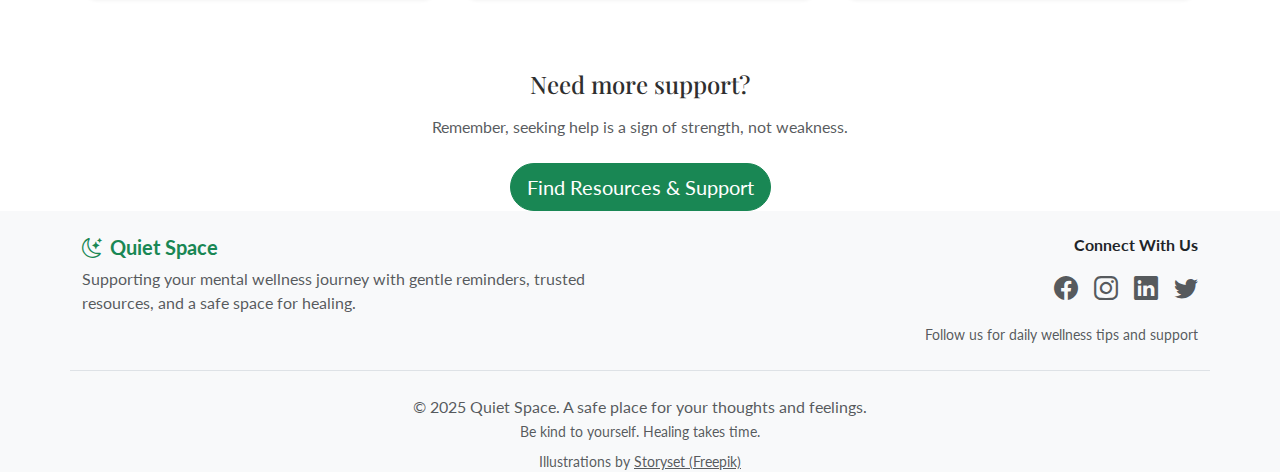
<file: reminders.html>
<!DOCTYPE html>
<html lang="en">
  <head>
    <meta charset="UTF-8" />
    <meta name="viewport" content="width=device-width, initial-scale=1.0" />
    <meta http-equiv="X-UA-Compatible" content="ie=edge" />
    <meta
      name="Description"
      content="Quiet Space - Your safe haven for mental health support, gentle reminders, and wellness resources. Find calm and healing in our supportive community."
    />
    <meta
      name="keywords"
      content="mental health, wellness, support, quiet space, mindfulness, therapy, self-care"
    />
    <meta name="author" content="Quiet Space" />
    <link
      rel="stylesheet"
      href="https://cdn.jsdelivr.net/npm/bootstrap-icons@1.10.5/font/bootstrap-icons.css"
    />
    <link
      rel="stylesheet"
      href="https://cdnjs.cloudflare.com/ajax/libs/twitter-bootstrap/5.1.0/css/bootstrap.min.css"
    />
    <link rel="stylesheet" href="assets/css/style.css" />
    <title>Gentle Reminders - Quiet Space</title>
  </head>
  <body>
    <!-- Navigation Bar -->
    <header>
      <nav
        class="navbar navbar-expand-lg navbar-light fixed-top custom-navbar"
        aria-label="Main navigation"
      >
        <div class="container px-3 px-lg-4">
          <a
            class="navbar-brand fw-bold fs-4 d-flex align-items-center"
            href="index.html#hero"
            aria-label="Quiet Space - Go to homepage"
          >
            <i class="bi bi-moon-stars me-2"></i>
            Quiet Space
          </a>
          <button
            class="navbar-toggler border-0 px-1"
            type="button"
            data-bs-toggle="collapse"
            data-bs-target="#navbarNav"
            aria-controls="navbarNav"
            aria-expanded="false"
            aria-label="Toggle navigation"
          >
            <i class="bi bi-list fs-3" style="color: var(--color-green)"></i>
          </button>
          <div
            class="collapse navbar-collapse justify-content-end"
            id="navbarNav"
          >
            <ul class="navbar-nav ms-auto" role="menubar">
              <li class="nav-item">
                <a
                  class="nav-link px-3 py-2"
                  href="index.html#hero"
                  role="menuitem"
                  >Home</a
                >
              </li>
              <li class="nav-item">
                <a
                  class="nav-link active px-3 py-2"
                  href="reminders.html"
                  role="menuitem"
                  aria-current="page"
                  ><span class="d-lg-inline d-none">Gentle Reminders</span
                  ><span class="d-lg-none">Reminders</span></a
                >
              </li>
              <li class="nav-item">
                <a
                  class="nav-link px-3 py-2"
                  href="dailycare.html"
                  role="menuitem"
                  >Daily Care</a
                >
              </li>
              <li class="nav-item">
                <a
                  class="nav-link px-3 py-2"
                  href="resources.html"
                  role="menuitem"
                  ><span class="d-lg-inline d-none">Safe Resources</span
                  ><span class="d-lg-none">Resources</span></a
                >
              </li>
              <li class="nav-item">
                <a
                  class="nav-link px-3 py-2"
                  href="resources.html#resources-content"
                  role="menuitem"
                  ><span class="d-lg-inline d-none">Need Support?</span
                  ><span class="d-lg-none">Support</span></a
                >
              </li>
            </ul>
          </div>
        </div>
      </nav>
    </header>

    <!-- Hero Section -->
    <main>
      <section
        id="hero"
        class="hero-section d-flex align-items-center justify-content-center text-center position-relative"
        aria-labelledby="hero-title"
      >
        <div
          class="hero-overlay position-absolute top-0 start-0 w-100 h-100"
          aria-hidden="true"
        ></div>
        <div class="container position-relative z-2">
          <div class="row justify-content-center">
            <div class="col-lg-8 col-md-10">
              <h1
                id="hero-title"
                class="hero-title display-4 display-md-3 display-lg-2 text-white mb-4"
              >
                Gentle Reminders for Your Mind
              </h1>
              <p class="hero-subtitle lead fs-5 fs-md-4 mb-5 px-2 px-md-3">
                Daily messages of hope, encouragement, and mindfulness to help
                you navigate life's challenges with grace.
              </p>
              <nav
                class="hero-actions d-grid d-md-block gap-2"
                aria-label="Main actions"
              >
                <a
                  href="#reminders-content"
                  class="btn btn-success btn-lg rounded-pill me-md-3 mb-2 mb-md-3"
                >
                  View Today's Reminders
                </a>
                <a
                  href="resources.html#resources-content"
                  class="btn btn-outline-light btn-lg rounded-pill mb-2 mb-md-3"
                >
                  Need Support?
                </a>
              </nav>
            </div>
          </div>
        </div>
      </section>

      <!-- Gentle Reminders Content -->
      <section id="reminders-content" class="section-lg bg-white">
        <div class="container">
          <div class="text-center mb-5">
            <h2 class="mb-4">Today's Gentle Reminders</h2>
            <p class="text-muted mb-4">
              Take a moment to breathe and reflect on these calming thoughts.
            </p>
          </div>

          <div class="row g-4">
            <!-- Quote Card 1 -->
            <div class="col-md-6 col-lg-4">
              <div class="card h-100 border-0 shadow-sm rounded-4">
                <div class="card-body text-center p-4">
                  <div class="mb-4">
                    <i
                      class="bi bi-heart-fill text-success fs-1 mb-3"
                      aria-hidden="true"
                    ></i>
                  </div>
                  <blockquote class="card-text mb-4">
                    <p class="fs-5 text-muted mb-0 fst-italic">
                      "Your feelings are valid, your struggles are real, and
                      your healing matters."
                    </p>
                  </blockquote>
                  <div class="text-dark">
                    <small class="fw-semibold"
                      >— A reminder of self-compassion</small
                    >
                  </div>
                </div>
              </div>
            </div>

            <!-- Quote Card 2 -->
            <div class="col-md-6 col-lg-4">
              <div class="card h-100 border-0 shadow-sm rounded-4">
                <div class="card-body text-center p-4">
                  <div class="mb-4">
                    <i
                      class="bi bi-sun-fill text-warning fs-1 mb-3"
                      aria-hidden="true"
                    ></i>
                  </div>
                  <blockquote class="card-text mb-4">
                    <p class="fs-5 text-muted mb-0 fst-italic">
                      "Progress, not perfection. Every small step forward
                      counts."
                    </p>
                  </blockquote>
                  <div class="text-dark">
                    <small class="fw-semibold"
                      >— Celebrating your journey</small
                    >
                  </div>
                </div>
              </div>
            </div>

            <!-- Quote Card 3 -->
            <div class="col-md-6 col-lg-4">
              <div class="card h-100 border-0 shadow-sm rounded-4">
                <div class="card-body text-center p-4">
                  <div class="mb-4">
                    <i
                      class="bi bi-cloud-rain-fill text-info fs-1 mb-3"
                      aria-hidden="true"
                    ></i>
                  </div>
                  <blockquote class="card-text mb-4">
                    <p class="fs-5 text-muted mb-0 fst-italic">
                      "It's okay to have storms in your mind. They will pass,
                      and the sun will shine again."
                    </p>
                  </blockquote>
                  <div class="text-dark">
                    <small class="fw-semibold">— Weather the storms</small>
                  </div>
                </div>
              </div>
            </div>

            <!-- Quote Card 4 -->
            <div class="col-md-6 col-lg-4">
              <div class="card h-100 border-0 shadow-sm rounded-4">
                <div class="card-body text-center p-4">
                  <div class="mb-4">
                    <i
                      class="bi bi-flower2 text-primary fs-1 mb-3"
                      aria-hidden="true"
                    ></i>
                  </div>
                  <blockquote class="card-text mb-4">
                    <p class="fs-5 text-muted mb-0 fst-italic">
                      "You are allowed to rest. You are allowed to take breaks.
                      You are enough."
                    </p>
                  </blockquote>
                  <div class="text-dark">
                    <small class="fw-semibold">— Permission to pause</small>
                  </div>
                </div>
              </div>
            </div>

            <!-- Quote Card 5 -->
            <div class="col-md-6 col-lg-4">
              <div class="card h-100 border-0 shadow-sm rounded-4">
                <div class="card-body text-center p-4">
                  <div class="mb-4">
                    <i
                      class="bi bi-moon-stars-fill text-secondary fs-1 mb-3"
                      aria-hidden="true"
                    ></i>
                  </div>
                  <blockquote class="card-text mb-4">
                    <p class="fs-5 text-muted mb-0 fst-italic">
                      "Healing is not linear. Be patient and gentle with
                      yourself."
                    </p>
                  </blockquote>
                  <div class="text-dark">
                    <small class="fw-semibold">— Embrace the process</small>
                  </div>
                </div>
              </div>
            </div>

            <!-- Quote Card 6 -->
            <div class="col-md-6 col-lg-4">
              <div class="card h-100 border-0 shadow-sm rounded-4">
                <div class="card-body text-center p-4">
                  <div class="mb-4">
                    <i
                      class="bi bi-tree-fill text-success fs-1 mb-3"
                      aria-hidden="true"
                    ></i>
                  </div>
                  <blockquote class="card-text mb-4">
                    <p class="fs-5 text-muted mb-0 fst-italic">
                      "You have survived 100% of your worst days. You are
                      stronger than you know."
                    </p>
                  </blockquote>
                  <div class="text-dark">
                    <small class="fw-semibold"
                      >— Acknowledge your strength</small
                    >
                  </div>
                </div>
              </div>
            </div>
          </div>

          <!-- Call-to-action section -->
          <div class="text-center mt-5">
            <div class="row justify-content-center">
              <div class="col-lg-8">
                <div class="p-4 rounded-4">
                  <h3 class="h4 mb-3">Need more support?</h3>
                  <p class="text-muted mb-4">
                    Remember, seeking help is a sign of strength, not weakness.
                  </p>
                  <a
                    href="resources.html#resources-content"
                    class="btn btn-success btn-lg rounded-pill"
                  >
                    Find Resources & Support
                  </a>
                </div>
              </div>
            </div>
          </div>
        </div>
      </section>
    </main>

    <!-- Footer -->
    <footer class="bg-light section section-border-top">
      <div class="container">
        <div class="row g-4">
          <!-- Logo and Description Column -->
          <div class="col-md-6 text-center text-md-start">
            <div class="mb-3">
              <div
                class="fw-bold text-success d-flex align-items-center justify-content-center justify-content-md-start h5"
              >
                <i class="bi bi-moon-stars me-2"></i>
                Quiet Space
              </div>
              <p class="text-muted mb-0">
                Supporting your mental wellness journey with gentle reminders,
                trusted resources, and a safe space for healing.
              </p>
            </div>
          </div>

          <!-- Social Media Column -->
          <div class="col-md-6 text-center text-md-end">
            <div class="fw-bold text-dark mb-3 h6">Connect With Us</div>
            <nav
              class="d-flex justify-content-center justify-content-md-end gap-3"
              aria-label="Social media links"
            >
              <a
                href="#"
                class="text-muted fs-4"
                aria-label="Follow us on Facebook"
              >
                <i class="bi bi-facebook" aria-hidden="true"></i>
              </a>
              <a
                href="#"
                class="text-muted fs-4"
                aria-label="Follow us on Instagram"
              >
                <i class="bi bi-instagram" aria-hidden="true"></i>
              </a>
              <a
                href="#"
                class="text-muted fs-4"
                aria-label="Follow us on LinkedIn"
              >
                <i class="bi bi-linkedin" aria-hidden="true"></i>
              </a>
              <a
                href="#"
                class="text-muted fs-4"
                aria-label="Follow us on Twitter"
              >
                <i class="bi bi-twitter" aria-hidden="true"></i>
              </a>
            </nav>
            <div class="mt-3">
              <small class="text-muted">
                Follow us for daily wellness tips and support
              </small>
            </div>
          </div>
        </div>

        <!-- Copyright Section -->
        <div class="row mt-4 pt-4 border-top">
          <div class="col-12 text-center">
            <p class="text-muted mb-0">
              &copy; 2025 Quiet Space. A safe place for your thoughts and
              feelings.
            </p>
            <small class="text-muted">
              Be kind to yourself. Healing takes time.
            </small>
            <br />
            <small class="text-muted mt-2 d-block">
              Illustrations by
              <a
                href="https://storyset.com/"
                target="_blank"
                rel="noopener noreferrer"
                class="text-muted"
                >Storyset (Freepik)</a
              >
            </small>
          </div>
        </div>
      </div>
    </footer>

    <script src="https://cdnjs.cloudflare.com/ajax/libs/popper.js/2.9.2/umd/popper.min.js"></script>
    <script src="https://cdnjs.cloudflare.com/ajax/libs/twitter-bootstrap/5.1.0/js/bootstrap.min.js"></script>

    <!-- Auto-collapse mobile navbar on internal link clicks -->
    <script>
      document.addEventListener("DOMContentLoaded", function () {
        const navbarCollapse = document.querySelector(".navbar-collapse");
        const internalLinks = document.querySelectorAll(
          '.navbar-nav a[href^="#"]'
        );

        internalLinks.forEach((link) => {
          link.addEventListener("click", function () {
            if (navbarCollapse && navbarCollapse.classList.contains("show")) {
              const bsCollapse = new bootstrap.Collapse(navbarCollapse, {
                toggle: false,
              });
              bsCollapse.hide();
            }
          });
        });
      });
    </script>
  </body>
</html>
</file>
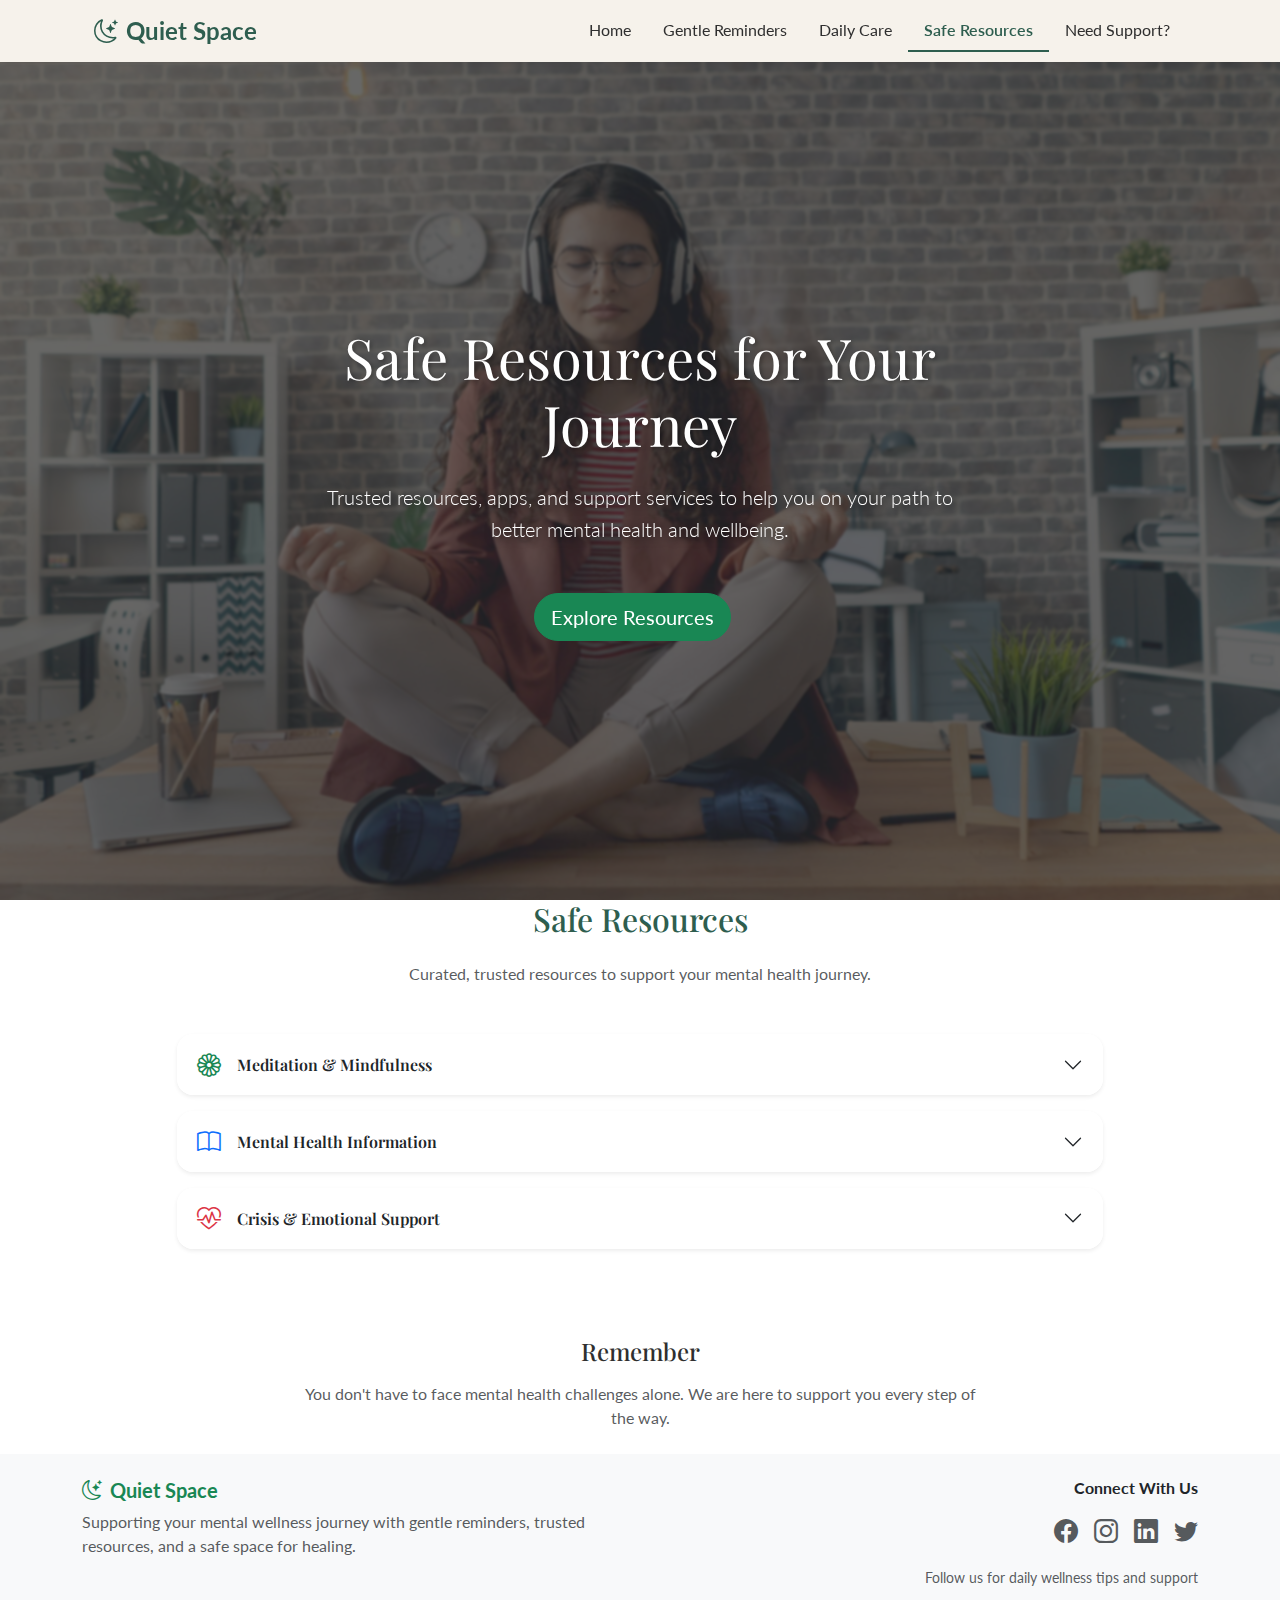
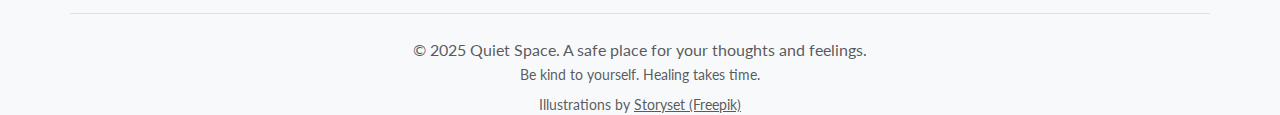
<file: resources.html>
<!DOCTYPE html>
<html lang="en">
  <head>
    <meta charset="UTF-8" />
    <meta name="viewport" content="width=device-width, initial-scale=1.0" />
    <meta http-equiv="X-UA-Compatible" content="ie=edge" />
    <meta
      name="Description"
      content="Quiet Space - Your safe haven for mental health support, gentle reminders, and wellness resources. Find calm and healing in our supportive community."
    />
    <meta
      name="keywords"
      content="mental health, wellness, support, quiet space, mindfulness, therapy, self-care"
    />
    <meta name="author" content="Quiet Space" />
    <link
      rel="stylesheet"
      href="https://cdn.jsdelivr.net/npm/bootstrap-icons@1.10.5/font/bootstrap-icons.css"
    />
    <link
      rel="stylesheet"
      href="https://cdnjs.cloudflare.com/ajax/libs/twitter-bootstrap/5.1.0/css/bootstrap.min.css"
    />
    <link rel="stylesheet" href="assets/css/style.css" />
    <title>Safe Resources - Quiet Space</title>
  </head>
  <body>
    <!-- Navigation Bar -->
    <header>
      <nav
        class="navbar navbar-expand-lg navbar-light fixed-top custom-navbar"
        aria-label="Main navigation"
      >
        <div class="container px-3 px-lg-4">
          <a
            class="navbar-brand fw-bold fs-4 d-flex align-items-center"
            href="index.html#hero"
            aria-label="Quiet Space - Go to homepage"
          >
            <i class="bi bi-moon-stars me-2"></i>
            Quiet Space
          </a>
          <button
            class="navbar-toggler border-0 px-1"
            type="button"
            data-bs-toggle="collapse"
            data-bs-target="#navbarNav"
            aria-controls="navbarNav"
            aria-expanded="false"
            aria-label="Toggle navigation"
          >
            <i class="bi bi-list fs-3" style="color: var(--color-green)"></i>
          </button>
          <div
            class="collapse navbar-collapse justify-content-end"
            id="navbarNav"
          >
            <ul class="navbar-nav ms-auto" role="menubar">
              <li class="nav-item">
                <a
                  class="nav-link px-3 py-2"
                  href="index.html#hero"
                  role="menuitem"
                  >Home</a
                >
              </li>
              <li class="nav-item">
                <a
                  class="nav-link px-3 py-2"
                  href="reminders.html"
                  role="menuitem"
                  ><span class="d-lg-inline d-none">Gentle Reminders</span
                  ><span class="d-lg-none">Reminders</span></a
                >
              </li>
              <li class="nav-item">
                <a
                  class="nav-link px-3 py-2"
                  href="dailycare.html"
                  role="menuitem"
                  >Daily Care</a
                >
              </li>
              <li class="nav-item">
                <a
                  class="nav-link active px-3 py-2"
                  href="resources.html"
                  role="menuitem"
                  aria-current="page"
                  ><span class="d-lg-inline d-none">Safe Resources</span
                  ><span class="d-lg-none">Resources</span></a
                >
              </li>
              <li class="nav-item">
                <a
                  class="nav-link px-3 py-2"
                  href="index.html#help-support"
                  role="menuitem"
                  ><span class="d-lg-inline d-none">Need Support?</span
                  ><span class="d-lg-none">Support</span></a
                >
              </li>
            </ul>
          </div>
        </div>
      </nav>
    </header>

    <!-- Hero Section -->
    <main>
      <section
        id="hero"
        class="hero-section d-flex align-items-center justify-content-center text-center position-relative"
        aria-labelledby="hero-title"
      >
        <div
          class="hero-overlay position-absolute top-0 start-0 w-100 h-100"
          aria-hidden="true"
        ></div>
        <div class="container position-relative z-2">
          <div class="row justify-content-center">
            <div class="col-lg-8 col-md-10">
              <h1
                id="hero-title"
                class="hero-title display-4 display-md-3 display-lg-2 text-white mb-4"
              >
                Safe Resources for Your Journey
              </h1>
              <p class="hero-subtitle lead fs-5 fs-md-4 mb-5 px-2 px-md-3">
                Trusted resources, apps, and support services to help you on
                your path to better mental health and wellbeing.
              </p>
              <nav
                class="hero-actions d-grid d-md-block gap-2"
                aria-label="Main actions"
              >
                <a
                  href="#resources-content"
                  class="btn btn-success btn-lg rounded-pill me-md-3 mb-2 mb-md-3"
                >
                  Explore Resources
                </a>
              </nav>
            </div>
          </div>
        </div>
      </section>

      <!-- Safe Resources Content -->
      <section id="resources-content" class="section-lg bg-white">
        <div class="container">
          <div class="text-center mb-5">
            <h2 class="mb-4">Safe Resources</h2>
            <p class="text-muted mb-4">
              Curated, trusted resources to support your mental health journey.
            </p>
          </div>

          <div class="row justify-content-center">
            <div class="col-lg-10">
              <!-- Resources Accordion -->
              <div class="accordion" id="resourcesAccordion">
                <!-- Meditation & Mindfulness -->
                <div class="accordion-item border-0 shadow-sm mb-3 rounded-4">
                  <h3 class="accordion-header">
                    <button
                      class="accordion-button collapsed rounded-4 fw-semibold"
                      type="button"
                      data-bs-toggle="collapse"
                      data-bs-target="#meditation"
                      aria-expanded="false"
                      aria-controls="meditation"
                    >
                      <i class="bi bi-flower1 text-success me-3 fs-4"></i>
                      Meditation & Mindfulness
                    </button>
                  </h3>
                  <div
                    id="meditation"
                    class="accordion-collapse collapse"
                    data-bs-parent="#resourcesAccordion"
                  >
                    <div class="accordion-body p-4">
                      <p class="text-muted mb-4">
                        Apps and resources to help you practice mindfulness and
                        meditation.
                      </p>

                      <div class="row g-3">
                        <div class="col-md-6">
                          <div class="card border-0 bg-light h-100">
                            <div class="card-body p-3 d-flex flex-column">
                              <h4 class="card-title h6 mb-2">
                                <i class="bi bi-phone text-success me-2"></i>
                                Headspace
                              </h4>
                              <p class="card-text small text-muted mb-2">
                                Guided meditation, sleep stories, and
                                mindfulness exercises for daily practice.
                              </p>
                              <a
                                href="https://www.headspace.com/"
                                target="_blank"
                                rel="noopener noreferrer"
                                class="btn btn-sm btn-outline-success mt-auto align-self-start"
                              >
                                Visit Site
                              </a>
                            </div>
                          </div>
                        </div>

                        <div class="col-md-6">
                          <div class="card border-0 bg-light h-100">
                            <div class="card-body p-3 d-flex flex-column">
                              <h4 class="card-title h6 mb-2">
                                <i class="bi bi-phone text-success me-2"></i>
                                Calm
                              </h4>
                              <p class="card-text small text-muted mb-2">
                                Sleep stories, meditation sessions, and
                                relaxation techniques to reduce anxiety.
                              </p>
                              <a
                                href="https://www.calm.com/"
                                target="_blank"
                                rel="noopener noreferrer"
                                class="btn btn-sm btn-outline-success mt-auto align-self-start"
                              >
                                Visit Site
                              </a>
                            </div>
                          </div>
                        </div>

                        <div class="col-md-6">
                          <div class="card border-0 bg-light h-100">
                            <div class="card-body p-3 d-flex flex-column">
                              <h4 class="card-title h6 mb-2">
                                <i class="bi bi-phone text-success me-2"></i>
                                Insight Timer
                              </h4>
                              <p class="card-text small text-muted mb-2">
                                Free meditation app with thousands of guided
                                sessions and timer features.
                              </p>
                              <a
                                href="https://insighttimer.com/"
                                target="_blank"
                                rel="noopener noreferrer"
                                class="btn btn-sm btn-outline-success mt-auto align-self-start"
                              >
                                Visit Site
                              </a>
                            </div>
                          </div>
                        </div>

                        <div class="col-md-6">
                          <div class="card border-0 bg-light h-100">
                            <div class="card-body p-3 d-flex flex-column">
                              <h4 class="card-title h6 mb-2">
                                <i class="bi bi-globe text-success me-2"></i>
                                Mindfulness-Based Stress Reduction
                              </h4>
                              <p class="card-text small text-muted mb-2">
                                Evidence-based mindfulness programs and
                                resources for stress reduction.
                              </p>
                              <a
                                href="https://www.mindfulnesscds.com/"
                                target="_blank"
                                rel="noopener noreferrer"
                                class="btn btn-sm btn-outline-success mt-auto align-self-start"
                              >
                                Visit Site
                              </a>
                            </div>
                          </div>
                        </div>
                      </div>
                    </div>
                  </div>
                </div>

                <!-- Mental Health Information -->
                <div class="accordion-item border-0 shadow-sm mb-3 rounded-4">
                  <h3 class="accordion-header">
                    <button
                      class="accordion-button collapsed rounded-4 fw-semibold"
                      type="button"
                      data-bs-toggle="collapse"
                      data-bs-target="#information"
                      aria-expanded="false"
                      aria-controls="information"
                    >
                      <i class="bi bi-book text-primary me-3 fs-4"></i>
                      Mental Health Information
                    </button>
                  </h3>
                  <div
                    id="information"
                    class="accordion-collapse collapse"
                    data-bs-parent="#resourcesAccordion"
                  >
                    <div class="accordion-body p-4">
                      <p class="text-muted mb-4">
                        Trusted sources for mental health information,
                        resources, and guidance.
                      </p>

                      <div class="row g-3">
                        <div class="col-md-6">
                          <div class="card border-0 bg-light h-100">
                            <div class="card-body p-3 d-flex flex-column">
                              <h4 class="card-title h6 mb-2">
                                <i class="bi bi-globe text-primary me-2"></i>
                                Mind UK
                              </h4>
                              <p class="card-text small text-muted mb-2">
                                Leading mental health charity providing
                                information, support, and advocacy for mental
                                wellbeing.
                              </p>
                              <a
                                href="https://www.mind.org.uk/"
                                target="_blank"
                                rel="noopener noreferrer"
                                class="btn btn-sm btn-outline-primary mt-auto align-self-start"
                              >
                                Visit Site
                              </a>
                            </div>
                          </div>
                        </div>

                        <div class="col-md-6">
                          <div class="card border-0 bg-light h-100">
                            <div class="card-body p-3 d-flex flex-column">
                              <h4 class="card-title h6 mb-2">
                                <i class="bi bi-globe text-primary me-2"></i>
                                NHS Every Mind Matters
                              </h4>
                              <p class="card-text small text-muted mb-2">
                                NHS resource with practical tips and tools for
                                better mental health and wellbeing.
                              </p>
                              <a
                                href="https://www.nhs.uk/every-mind-matters/"
                                target="_blank"
                                rel="noopener noreferrer"
                                class="btn btn-sm btn-outline-primary mt-auto align-self-start"
                              >
                                Visit Site
                              </a>
                            </div>
                          </div>
                        </div>

                        <div class="col-md-6">
                          <div class="card border-0 bg-light h-100">
                            <div class="card-body p-3 d-flex flex-column">
                              <h4 class="card-title h6 mb-2">
                                <i class="bi bi-globe text-primary me-2"></i>
                                Mental Health Foundation
                              </h4>
                              <p class="card-text small text-muted mb-2">
                                UK charity focused on prevention through
                                research, policy, and community programs.
                              </p>
                              <a
                                href="https://www.mentalhealth.org.uk/"
                                target="_blank"
                                rel="noopener noreferrer"
                                class="btn btn-sm btn-outline-primary mt-auto align-self-start"
                              >
                                Visit Site
                              </a>
                            </div>
                          </div>
                        </div>

                        <div class="col-md-6">
                          <div class="card border-0 bg-light h-100">
                            <div class="card-body p-3 d-flex flex-column">
                              <h4 class="card-title h6 mb-2">
                                <i class="bi bi-globe text-primary me-2"></i>
                                Rethink Mental Illness
                              </h4>
                              <p class="card-text small text-muted mb-2">
                                Support, information, and services for people
                                affected by mental illness.
                              </p>
                              <a
                                href="https://www.rethink.org/"
                                target="_blank"
                                rel="noopener noreferrer"
                                class="btn btn-sm btn-outline-primary mt-auto align-self-start"
                              >
                                Visit Site
                              </a>
                            </div>
                          </div>
                        </div>
                      </div>
                    </div>
                  </div>
                </div>

                <!-- Crisis & Emotional Support -->
                <div class="accordion-item border-0 shadow-sm mb-3 rounded-4">
                  <h3 class="accordion-header">
                    <button
                      class="accordion-button collapsed rounded-4 fw-semibold"
                      type="button"
                      data-bs-toggle="collapse"
                      data-bs-target="#crisis"
                      aria-expanded="false"
                      aria-controls="crisis"
                    >
                      <i class="bi bi-heart-pulse text-danger me-3 fs-4"></i>
                      Crisis & Emotional Support
                    </button>
                  </h3>
                  <div
                    id="crisis"
                    class="accordion-collapse collapse"
                    data-bs-parent="#resourcesAccordion"
                  >
                    <div class="accordion-body p-4">
                      <div class="alert alert-info border-0 mb-4">
                        <i class="bi bi-info-circle me-2"></i>
                        <strong>Emergency:</strong> If you're in immediate
                        danger, call 999 (UK) or your local emergency number.
                      </div>

                      <p class="text-muted mb-4">
                        24/7 support services for crisis situations and
                        emotional support.
                      </p>

                      <div class="row g-3">
                        <div class="col-md-6">
                          <div class="card border-0 bg-light h-100">
                            <div class="card-body p-3 d-flex flex-column">
                              <h4 class="card-title h6 mb-2">
                                <i class="bi bi-telephone text-danger me-2"></i>
                                Samaritans
                              </h4>
                              <p class="card-text small text-muted mb-2">
                                24/7 emotional support for anyone in distress,
                                struggling to cope, or having suicidal thoughts.
                              </p>
                              <div class="d-flex gap-2 flex-wrap mt-auto">
                                <a
                                  href="https://www.samaritans.org/"
                                  target="_blank"
                                  rel="noopener noreferrer"
                                  class="btn btn-sm btn-outline-danger"
                                >
                                  Visit Site
                                </a>
                                <span class="small text-muted mt-auto"
                                  >Call: 116 123</span
                                >
                              </div>
                            </div>
                          </div>
                        </div>

                        <div class="col-md-6">
                          <div class="card border-0 bg-light h-100">
                            <div class="card-body p-3 d-flex flex-column">
                              <h4 class="card-title h6 mb-2">
                                <i class="bi bi-chat-dots text-danger me-2"></i>
                                Crisis Text Line
                              </h4>
                              <p class="card-text small text-muted mb-2">
                                Free, 24/7 crisis counseling via text message
                                for anyone in crisis.
                              </p>
                              <div class="d-flex gap-2 flex-wrap mt-auto">
                                <a
                                  href="https://www.crisistextline.org/"
                                  target="_blank"
                                  rel="noopener noreferrer"
                                  class="btn btn-sm btn-outline-danger"
                                >
                                  Visit Site
                                </a>
                                <span class="small text-muted mt-auto"
                                  >Text: HOME to 85258</span
                                >
                              </div>
                            </div>
                          </div>
                        </div>

                        <div class="col-md-6">
                          <div class="card border-0 bg-light h-100">
                            <div class="card-body p-3 d-flex flex-column">
                              <h4 class="card-title h6 mb-2">
                                <i class="bi bi-telephone text-danger me-2"></i>
                                PAPYRUS Prevention of Young Suicide
                              </h4>
                              <p class="card-text small text-muted mb-2">
                                Confidential support for young people under 35
                                who are experiencing suicidal thoughts.
                              </p>
                              <div class="d-flex gap-2 flex-wrap mt-auto">
                                <a
                                  href="https://www.papyrus-uk.org/"
                                  target="_blank"
                                  rel="noopener noreferrer"
                                  class="btn btn-sm btn-outline-danger"
                                >
                                  Visit Site
                                </a>
                                <span class="small text-muted mt-auto"
                                  >Call: 0800 068 4141</span
                                >
                              </div>
                            </div>
                          </div>
                        </div>

                        <div class="col-md-6">
                          <div class="card border-0 bg-light h-100">
                            <div class="card-body p-3 d-flex flex-column">
                              <h4 class="card-title h6 mb-2">
                                <i class="bi bi-telephone text-danger me-2"></i>
                                SANEline
                              </h4>
                              <p class="card-text small text-muted mb-2">
                                Specialist mental health helpline offering
                                emotional support and guidance.
                              </p>
                              <div class="d-flex gap-2 flex-wrap mt-auto">
                                <a
                                  href="https://www.sane.org.uk/"
                                  target="_blank"
                                  rel="noopener noreferrer"
                                  class="btn btn-sm btn-outline-danger"
                                >
                                  Visit Site
                                </a>
                                <span class="small text-muted mt-auto"
                                  >Call: 0300 330 0630</span
                                >
                              </div>
                            </div>
                          </div>
                        </div>
                      </div>
                    </div>
                  </div>
                </div>
              </div>
            </div>
          </div>

          <!-- Call-to-action section -->
          <div class="text-center mt-5">
            <div class="row justify-content-center">
              <div class="col-lg-8">
                <div class="p-4 rounded-4">
                  <h3 class="h4 mb-3">Remember</h3>
                  <p class="text-muted mb-4">
                    You don't have to face mental health challenges alone. We
                    are here to support you every step of the way.
                  </p>
                </div>
              </div>
            </div>
          </div>
        </div>
      </section>
    </main>

    <!-- Footer -->
    <footer class="bg-light section section-border-top">
      <div class="container">
        <div class="row g-4">
          <!-- Logo and Description Column -->
          <div class="col-md-6 text-center text-md-start">
            <div class="mb-3">
              <div
                class="fw-bold text-success d-flex align-items-center justify-content-center justify-content-md-start h5"
              >
                <i class="bi bi-moon-stars me-2"></i>
                Quiet Space
              </div>
              <p class="text-muted mb-0">
                Supporting your mental wellness journey with gentle reminders,
                trusted resources, and a safe space for healing.
              </p>
            </div>
          </div>

          <!-- Social Media Column -->
          <div class="col-md-6 text-center text-md-end">
            <div class="fw-bold text-dark mb-3 h6">Connect With Us</div>
            <nav
              class="d-flex justify-content-center justify-content-md-end gap-3"
              aria-label="Social media links"
            >
              <a
                href="#"
                class="text-muted fs-4"
                aria-label="Follow us on Facebook"
              >
                <i class="bi bi-facebook" aria-hidden="true"></i>
              </a>
              <a
                href="#"
                class="text-muted fs-4"
                aria-label="Follow us on Instagram"
              >
                <i class="bi bi-instagram" aria-hidden="true"></i>
              </a>
              <a
                href="#"
                class="text-muted fs-4"
                aria-label="Follow us on LinkedIn"
              >
                <i class="bi bi-linkedin" aria-hidden="true"></i>
              </a>
              <a
                href="#"
                class="text-muted fs-4"
                aria-label="Follow us on Twitter"
              >
                <i class="bi bi-twitter" aria-hidden="true"></i>
              </a>
            </nav>
            <div class="mt-3">
              <small class="text-muted">
                Follow us for daily wellness tips and support
              </small>
            </div>
          </div>
        </div>

        <!-- Copyright Section -->
        <div class="row mt-4 pt-4 border-top">
          <div class="col-12 text-center">
            <p class="text-muted mb-0">
              &copy; 2025 Quiet Space. A safe place for your thoughts and
              feelings.
            </p>
            <small class="text-muted">
              Be kind to yourself. Healing takes time.
            </small>
            <br />
            <small class="text-muted mt-2 d-block">
              Illustrations by
              <a
                href="https://storyset.com/"
                target="_blank"
                rel="noopener noreferrer"
                class="text-muted"
                >Storyset (Freepik)</a
              >
            </small>
          </div>
        </div>
      </div>
    </footer>

    <script src="https://cdnjs.cloudflare.com/ajax/libs/popper.js/2.9.2/umd/popper.min.js"></script>
    <script src="https://cdnjs.cloudflare.com/ajax/libs/twitter-bootstrap/5.1.0/js/bootstrap.min.js"></script>

    <!-- Auto-collapse mobile navbar on internal link clicks -->
    <script>
      document.addEventListener("DOMContentLoaded", function () {
        const navbarCollapse = document.querySelector(".navbar-collapse");
        const internalLinks = document.querySelectorAll(
          '.navbar-nav a[href^="#"]'
        );

        internalLinks.forEach((link) => {
          link.addEventListener("click", function () {
            if (navbarCollapse && navbarCollapse.classList.contains("show")) {
              const bsCollapse = new bootstrap.Collapse(navbarCollapse, {
                toggle: false,
              });
              bsCollapse.hide();
            }
          });
        });
      });
    </script>
  </body>
</html>
</file>
<file: assets/css/style.css>
@import url("https://fonts.googleapis.com/css2?family=Lato:ital,wght@0,100;0,300;0,400;0,700;0,900;1,100;1,300;1,400;1,700;1,900&family=Playfair+Display:ital,wght@0,400..900;1,400..900&display=swap");

/* General styles */

:root {
  /*  Primary Colors */
  --color-green: #3f8c70;
  --color-green-dark: #2e5e4f;
  --color-green-light: #a3c2a0;

  /*  Nude / Beige Tones */
  --color-nude-bg: #f6f2eb;
  --color-white: #ffffff;

  /*  Text Colors */
  --color-text-dark: #2f2f2f;
  --color-text-muted: #4a4a4a;

  /*  Accent Colors */
  --color-btn: #5c8a72;
  --color-btn-hover: #2e5e4f;
  --color-border: #ddddd8;

  /*  Extra UI */
  --color-shadow: rgba(0, 0, 0, 0.05);

  /* Font Families */
  --primary-font: "Playfair Display", serif;
  --secondary-font: "Lato", sans-serif;
}
body {
  background-color: var(--color-nude-bg);
  color: var(--color-text-dark);
  font-family: var(--secondary-font);
}

h1,
h2,
h3 {
  font-family: var(--primary-font);
  color: var(--color-green-dark);
}
.navbar-nav .nav-link.active {
  color: var(--color-green-dark);
  font-weight: 600;
  border-bottom: 2px solid var(--color-green-dark);
}

.navbar-nav .nav-link:hover {
  color: var(--color-green);
}
.navbar-brand i {
  color: var(--color-green-dark);
}

.navbar-brand {
  color: var(--color-green-dark) !important;
  text-decoration: none;
}

.custom-navbar {
  background-color: var(--color-nude-bg);
  box-shadow: 0 2px 4px var(--color-shadow);
}

.navbar-nav .nav-link {
  color: var(--color-text-dark);
  transition: color 0.3s ease, border-bottom 0.3s ease;
}

/* Hero Section */
.hero-section {
  min-height: 100vh;
  background: linear-gradient(rgba(40, 40, 40, 0.5), rgba(40, 40, 40, 0.5)),
    url("../images/hero1.jpg") center/cover no-repeat;
  background-blend-mode: darken;
  padding-top: 80px;
  color: #f5f5f5;
}

.hero-overlay {
  background: rgba(60, 60, 60, 0.5);
  backdrop-filter: blur(1px);
}

.hero-title {
  font-family: var(--primary-font);
  text-shadow: 2px 2px 4px rgba(0, 0, 0, 0.3);
  line-height: 1.2;
}

.hero-subtitle {
  font-family: var(--secondary-font);
  text-shadow: 2px 2px 8px rgba(0, 0, 0, 0.7);
  font-size: 1.4rem;
  font-weight: 300;
  color: #ffffff;
  line-height: 1.6;
  max-width: 700px;
  margin: 0 auto;
}

.btn-primary {
  background-color: var(--color-btn);
  border-color: var(--color-btn);
  font-weight: 600;
  padding: 12px 30px;
  border-radius: 50px;
  transition: all 0.3s ease;
}

.btn-primary:hover {
  background-color: var(--color-btn-hover);
  border-color: var(--color-btn-hover);
  transform: translateY(-2px);
  box-shadow: 0 8px 25px rgba(46, 94, 79, 0.3);
}

.btn-outline-light {
  border-width: 2px;
  font-weight: 600;
  padding: 12px 30px;
  border-radius: 50px;
  transition: all 0.3s ease;
}

.btn-outline-light:hover {
  transform: translateY(-2px);
  box-shadow: 0 8px 25px rgba(255, 255, 255, 0.2);
}

/* Responsive Hero Section */
@media (max-width: 768px) {
  .hero-section {
    padding-top: 100px;
    min-height: 90vh;
  }

  .hero-title {
    font-size: 2.5rem;
  }

  .hero-subtitle {
    font-size: 1.2rem;
    padding: 0 1rem;
    line-height: 1.5;
  }

  .btn-lg {
    padding: 10px 25px;
    font-size: 1rem;
  }
}

@media (max-width: 576px) {
  .hero-title {
    font-size: 2rem;
  }

  .hero-subtitle {
    font-size: 1.1rem;
    padding: 0 0.5rem;
  }

  .hero-actions .btn {
    display: block;
    width: 100%;
    margin: 0 0 15px 0;
  }
}

/* Feelings Check Section - Simplified Modern Design */
.feeling-card {
  transition: all 0.3s ease;
  cursor: pointer;
  border-radius: 15px !important;
  border: 2px solid var(--color-border) !important;
  background: white;
  box-shadow: 0 2px 10px rgba(0, 0, 0, 0.08) !important;
}

.feeling-card:hover {
  transform: translateY(-5px);
  box-shadow: 0 15px 35px rgba(0, 0, 0, 0.15) !important;
  border-color: var(--color-green) !important;
}

.feeling-btn {
  border: none;
  background: var(--color-nude-bg);
  padding: 1.5rem;
  border-radius: 50%;
  transition: all 0.3s ease;
  width: 90px;
  height: 90px;
  display: flex;
  align-items: center;
  justify-content: center;
  margin: 0 auto;
  box-shadow: 0 4px 15px rgba(0, 0, 0, 0.1);
}

.feeling-btn:hover {
  transform: scale(1.1);
  background: var(--color-green-light);
  box-shadow: 0 8px 25px rgba(0, 0, 0, 0.2);
}

.feeling-btn:focus {
  outline: none;
  box-shadow: 0 0 0 3px rgba(63, 140, 112, 0.3);
}

.feeling-card .card-title {
  font-family: var(--primary-font);
  font-weight: 600;
  color: var(--color-green-dark);
  margin-bottom: 0.5rem;
  font-size: 1.2rem;
}

.feeling-card .card-text {
  color: var(--color-text-muted);
  font-size: 0.9rem;
}

/* Enhanced section styling for white background */
#feelings-check {
  border-top: 1px solid var(--color-border);
}

#feelings-check h2 {
  color: var(--color-green-dark);
}

#feelings-check .text-muted {
  color: var(--color-text-muted) !important;
}

/* Responsive */
@media (max-width: 768px) {
  .feeling-btn {
    width: 70px;
    height: 70px;
    padding: 1rem;
  }

  .feeling-btn i {
    font-size: 2rem !important;
  }
}
</file>
